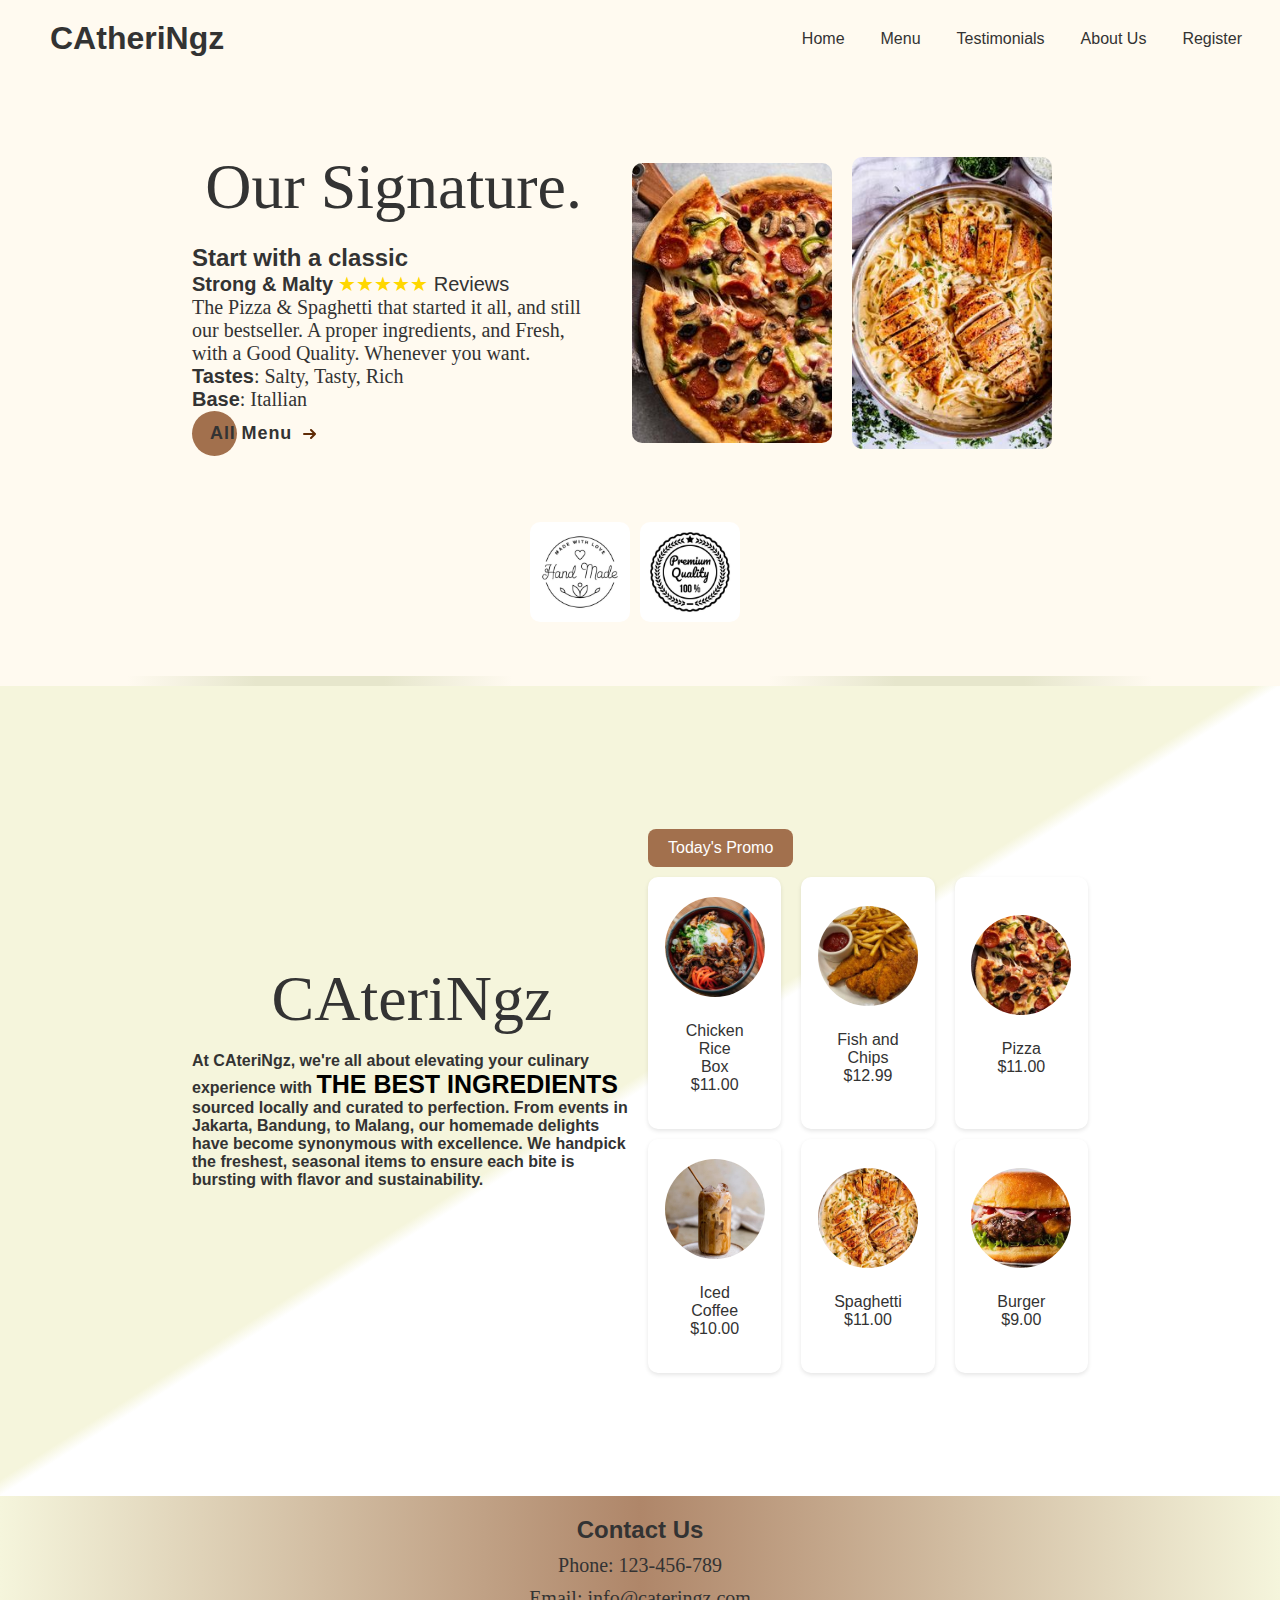
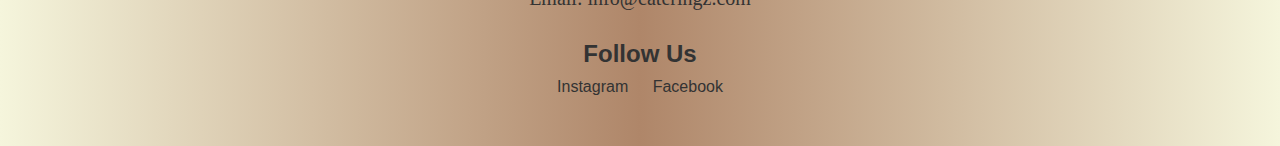
<file: index.html>
<!DOCTYPE html>
<html lang="en">
<head>
    <meta charset="UTF-8">
    <meta name="viewport" content="width=device-width, initial-scale=1.0">
    <title>CAteriNgz - Home</title>
    <link rel="stylesheet" href="style.css">
</head>
<body>
    
    <header>
        <a href="index.html" class="logo">
            CAtheriNgz
        </a>
        <div class="bx bx-menu" id="menu-icon"></div>

        <ul class="navbar">
            <li><a href="index.html">Home</a></li>
            <li><a href="menu.html">Menu</a></li>
            <li><a href="testimoni.html">Testimonials</a></li>
            <li><a href="about-us.html">About Us</a></li>
            <li><a href="Register.html">Register</a></li>
        </ul>
        
    </header>
    <!-- New Product Section -->
    <section class="product" id="product">
        <div class="product-container">
            <div class="product-text">
                <h1>Our Signature.</h1>
                <h2>Start with a classic</h2>
                <p><strong>Strong & Malty</strong> <span class="rating">★★★★★ </span><span>Reviews</span></p>
                <p>The Pizza & Spaghetti that started it all, and still our bestseller. A proper ingredients, and Fresh, with a Good Quality. Whenever you want.</p>
                <p><strong>Tastes</strong>: Salty, Tasty, Rich</p>
                <p><strong>Base</strong>: Itallian</p>
                <a href="menu.html" class="cta">
                    <span>All Menu</span>
                    <svg width="15" height="10" viewBox="0 0 13 10">
                        <path d="M1,5 L11,5"></path>
                        <polyline points="8 1 12 5 8 9"></polyline>
                    </svg>
                </a>
            </div>

            <div class="product-img">
                <div class="flip-card">
                    <div class="flip-card-inner">
                        <div class="flip-card-front">
                            <img src="pizza.jpg" alt="Pizza">
                        </div>
                        <div class="flip-card-back">
                            <h2>Pizza</h2>
                            <p>Baked Perfectly</p>
                        </div>
                    </div>
                </div>
                <div class="flip-card">
                    <div class="flip-card-inner">
                        <div class="flip-card-front">
                            <img src="spageti.jpg" alt="Spaghetti">
                        </div>
                        <div class="flip-card-back">
                            <h2>Spaghetti</h2>
                            <p>Creamy & Delicious</p>
                        </div>
                    </div>
                </div>
            </div>
            
            
            <!-- New Image Added Here -->
            <div class="additional-images">
                <div class="additional-image">
                    <img src="handmade.jpg" alt="New Product Image 1">
                </div>
                <div class="additional-image">
                    <img src="premium.jpg" alt="New Product Image 2">
                </div>
            </div>
    </section>
    
    <hr class="section-divider">
    <!-------HOME-------->
    <section class="home skew-cc" id="home">
        <div class="home-text">
            <h1>CAteriNgz</h1>
            <h2>At CAteriNgz, we're all about elevating your culinary experience with <span class="best-in">THE BEST INGREDIENTS</span> sourced locally and curated to perfection. From events in Jakarta, Bandung, to Malang, our homemade delights have become synonymous with excellence. We handpick the freshest, seasonal items to ensure each bite is bursting with flavor and sustainability.</h2>
        </div>
    
        <div class="home-img">
            <a href="#" class="btn promo-heading" id="promo-btn">Today's Promo</a>
            <div class="food-container">
                <ul class="food-list">
                    <li>
                        <img src="LUNCHBOX.jpg" alt="Chicken Rice Box">
                        <div class="food-details">
                            <span>Chicken Rice Box</span>
                            <span class="price original-price">$11.00</span>
                            <span class="promo-price">$8.99</span>
                        </div>
                    </li>
                    <li>
                        <img src="fish.jpg" alt="Fish and Chips">
                        <div class="food-details">
                            <span>Fish and Chips</span>
                            <span class="price original-price">$12.99</span>
                            <span class="promo-price">$10.99</span>
                        </div>
                    </li>
                    <li>
                        <img src="pizza.jpg" alt="Pizza">
                        <div class="food-details">
                            <span>Pizza</span>
                            <span class="price original-price">$11.00</span>
                            <span class="promo-price">$6.99</span>
                        </div>
                    </li>
                </ul>
                <ul class="food-list">
                    <li>
                        <img src="coofe.jpg" alt="Signature Coffee">
                        <div class="food-details">
                            <span>Iced Coffee</span>
                            <span class="price original-price">$10.00</span>
                            <span class="promo-price">$7.5</span>
                        </div>
                    </li>
                    <li>
                        <img src="spageti.jpg" alt="Spaghetti">
                        <div class="food-details">
                            <span>Spaghetti</span>
                            <span class="price original-price">$11.00</span>
                            <span class="promo-price">$7.99</span>
                        </div>
                    </li>
                    <li>
                        <img src="burger.jpeg" alt="Burger">
                        <div class="food-details">
                            <span>Burger</span>
                            <span class="price original-price">$9.00</span>
                            <span class="promo-price">$5.99</span>
                        </div>
                    </li>
                </ul>
            </div>
        </div>
    </section>

    <footer>
        <div class="contact">
            <h3>Contact Us</h3>
            <p>Phone: 123-456-789</p>
            <p>Email: info@cateringz.com</p>
        </div>
        <div class="social-media">
            <h3>Follow Us</h3>
            <ul>
                <li><a href="https://www.instagram.com/cateringz">Instagram</a></li>
                <li><a href="https://www.facebook.com/cateringz">Facebook</a></li>
            </ul>
        </div>
    </footer>

    <script src="java.js"></script>
</body>
</html>
</file>
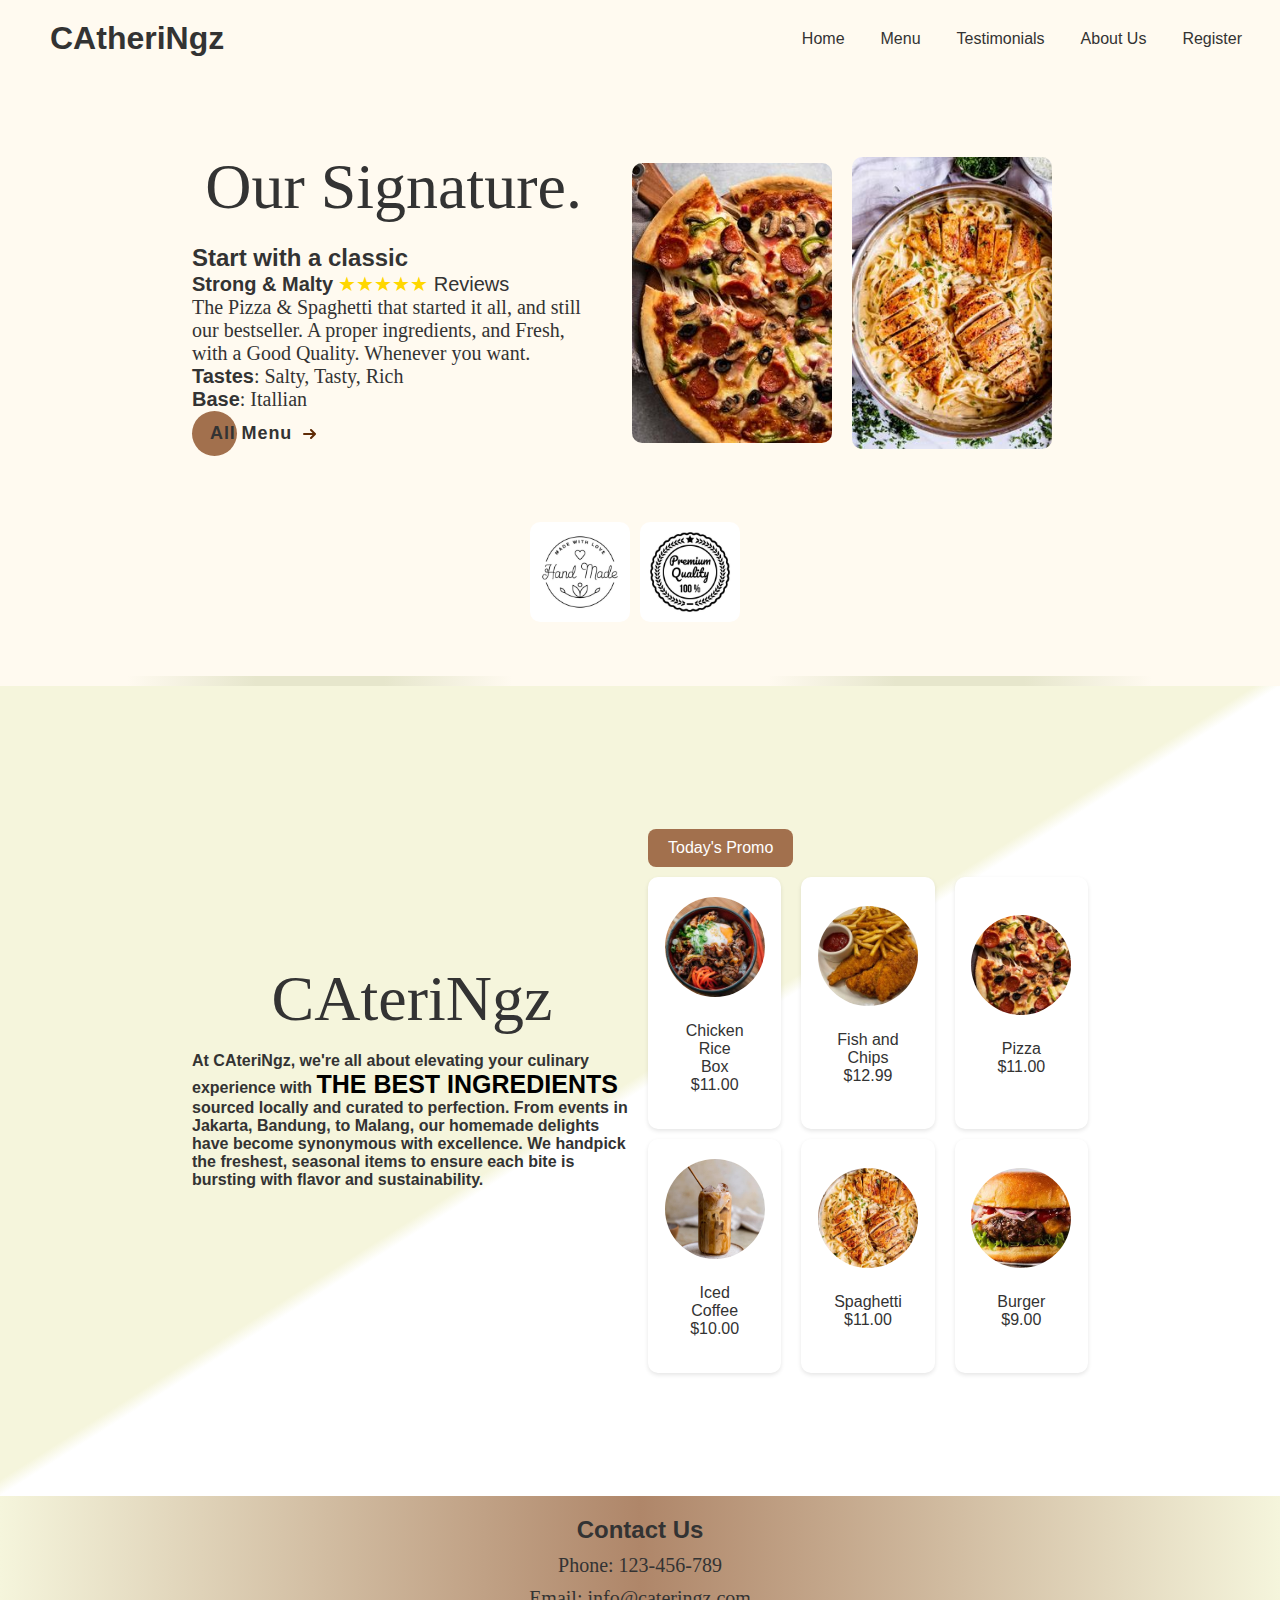
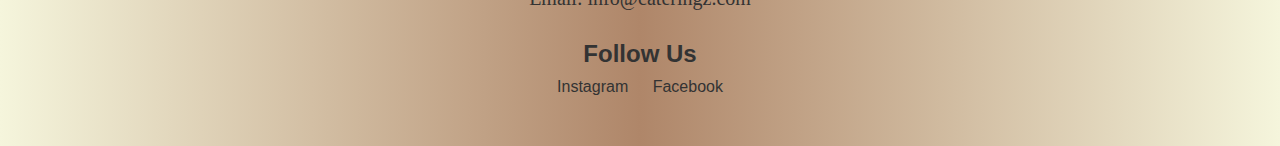
<file: main/index.html>
<!DOCTYPE html>
<html lang="en">
<head>
    <meta charset="UTF-8">
    <meta name="viewport" content="width=device-width, initial-scale=1.0">
    <title>CAteriNgz - Home</title>
    <link rel="stylesheet" href="style.css">
</head>
<body>
    
    <header>
        <a href="index.html" class="logo">
            CAtheriNgz
        </a>
        <div class="bx bx-menu" id="menu-icon"></div>

        <ul class="navbar">
            <li><a href="index.html">Home</a></li>
            <li><a href="menu.html">Menu</a></li>
            <li><a href="testimoni.html">Testimonials</a></li>
            <li><a href="about-us.html">About Us</a></li>
            <li><a href="Register.html">Register</a></li>
        </ul>
        
    </header>
    <!-- New Product Section -->
    <section class="product" id="product">
        <div class="product-container">
            <div class="product-text">
                <h1>Our Signature.</h1>
                <h2>Start with a classic</h2>
                <p><strong>Strong & Malty</strong> <span class="rating">★★★★★ </span><span>Reviews</span></p>
                <p>The Pizza & Spaghetti that started it all, and still our bestseller. A proper ingredients, and Fresh, with a Good Quality. Whenever you want.</p>
                <p><strong>Tastes</strong>: Salty, Tasty, Rich</p>
                <p><strong>Base</strong>: Itallian</p>
                <a href="menu.html" class="cta">
                    <span>All Menu</span>
                    <svg width="15" height="10" viewBox="0 0 13 10">
                        <path d="M1,5 L11,5"></path>
                        <polyline points="8 1 12 5 8 9"></polyline>
                    </svg>
                </a>
            </div>

            <div class="product-img">
                <div class="flip-card">
                    <div class="flip-card-inner">
                        <div class="flip-card-front">
                            <img src="image/pizza.jpg" alt="Pizza">
                        </div>
                        <div class="flip-card-back">
                            <h2>Pizza</h2>
                            <p>Baked Perfectly</p>
                        </div>
                    </div>
                </div>
                <div class="flip-card">
                    <div class="flip-card-inner">
                        <div class="flip-card-front">
                            <img src="image/spageti.jpg" alt="Spaghetti">
                        </div>
                        <div class="flip-card-back">
                            <h2>Spaghetti</h2>
                            <p>Creamy & Delicious</p>
                        </div>
                    </div>
                </div>
            </div>
            
            
            <!-- New Image Added Here -->
            <div class="additional-images">
                <div class="additional-image">
                    <img src="image/handmade.jpg" alt="New Product Image 1">
                </div>
                <div class="additional-image">
                    <img src="image/premium.jpg" alt="New Product Image 2">
                </div>
            </div>
    </section>
    
    <hr class="section-divider">
    <!-------HOME-------->
    <section class="home skew-cc" id="home">
        <div class="home-text">
            <h1>CAteriNgz</h1>
            <h2>At CAteriNgz, we're all about elevating your culinary experience with <span class="best-in">THE BEST INGREDIENTS</span> sourced locally and curated to perfection. From events in Jakarta, Bandung, to Malang, our homemade delights have become synonymous with excellence. We handpick the freshest, seasonal items to ensure each bite is bursting with flavor and sustainability.</h2>
        </div>
    
        <div class="home-img">
            <a href="#" class="btn promo-heading" id="promo-btn">Today's Promo</a>
            <div class="food-container">
                <ul class="food-list">
                    <li>
                        <img src="image/LUNCHBOX.jpg" alt="Chicken Rice Box">
                        <div class="food-details">
                            <span>Chicken Rice Box</span>
                            <span class="price original-price">$11.00</span>
                            <span class="promo-price">$8.99</span>
                        </div>
                    </li>
                    <li>
                        <img src="image/fish.jpg" alt="Fish and Chips">
                        <div class="food-details">
                            <span>Fish and Chips</span>
                            <span class="price original-price">$12.99</span>
                            <span class="promo-price">$10.99</span>
                        </div>
                    </li>
                    <li>
                        <img src="image/pizza.jpg" alt="Pizza">
                        <div class="food-details">
                            <span>Pizza</span>
                            <span class="price original-price">$11.00</span>
                            <span class="promo-price">$6.99</span>
                        </div>
                    </li>
                </ul>
                <ul class="food-list">
                    <li>
                        <img src="image/coofe.jpg" alt="Signature Coffee">
                        <div class="food-details">
                            <span>Iced Coffee</span>
                            <span class="price original-price">$10.00</span>
                            <span class="promo-price">$7.5</span>
                        </div>
                    </li>
                    <li>
                        <img src="image/spageti.jpg" alt="Spaghetti">
                        <div class="food-details">
                            <span>Spaghetti</span>
                            <span class="price original-price">$11.00</span>
                            <span class="promo-price">$7.99</span>
                        </div>
                    </li>
                    <li>
                        <img src="image/burger.jpeg" alt="Burger">
                        <div class="food-details">
                            <span>Burger</span>
                            <span class="price original-price">$9.00</span>
                            <span class="promo-price">$5.99</span>
                        </div>
                    </li>
                </ul>
            </div>
        </div>
    </section>

    <footer>
        <div class="contact">
            <h3>Contact Us</h3>
            <p>Phone: 123-456-789</p>
            <p>Email: info@cateringz.com</p>
        </div>
        <div class="social-media">
            <h3>Follow Us</h3>
            <ul>
                <li><a href="https://www.instagram.com/cateringz">Instagram</a></li>
                <li><a href="https://www.facebook.com/cateringz">Facebook</a></li>
            </ul>
        </div>
    </footer>

    <script src="java.js"></script>
</body>
</html>
</file>
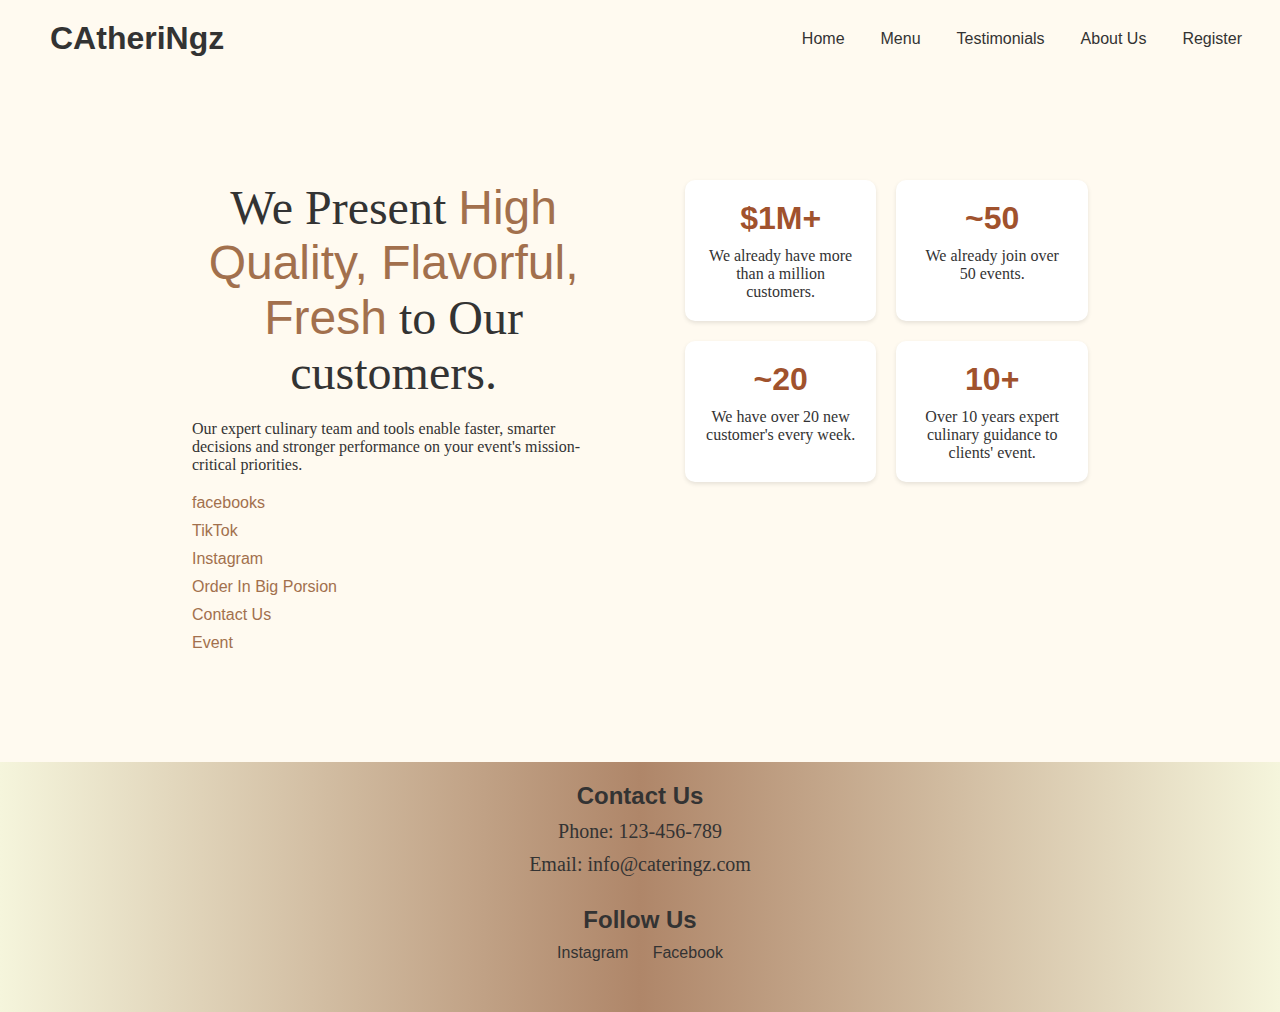
<file: about-us.html>
<!DOCTYPE html>
<html lang="en">
<head>
    <meta charset="UTF-8">
    <meta name="viewport" content="width=device-width, initial-scale=1.0">
    <title>CAteriNgz - About Us</title>
    <link rel="stylesheet" href="style.css">
</head>
<body>
    
    <header>
        <a href="index.html" class="logo">
            CAtheriNgz
        </a>
        <div class="bx bx-menu" id="menu-icon"></div>

        <ul class="navbar">
            <li><a href="index.html">Home</a></li>
            <li><a href="menu.html">Menu</a></li>
            <li><a href="testimoni.html">Testimonials</a></li>
            <li><a href="about-us.html">About Us</a></li>
            <li><a href="Register.html">Register</a></li>
        </ul>
        
    </header>

    <!-------About Us-------->
    <section class="about-us" id="about-us">
        <div class="about-container">
            <div class="about-text">
                <h1>We Present <span class="highlight">High Quality, Flavorful, Fresh</span> to Our customers.</h1>
                <p>Our expert culinary team and tools enable faster, smarter decisions and stronger performance on your event's mission-critical priorities.</p>
                <ul class="about-links">
                    <li><a href="investor-relations.html">facebooks</a></li>
                    <li><a href="corporate-fact-sheet.html">TikTok</a></li>
                    <li><a href="corporate-responsibility.html">Instagram</a></li>
                    <li><a href="leadership.html">Order In Big Porsion</a></li>
                    <li><a href="newsroom.html">Contact Us</a></li>
                    <li><a href="worldwide-offices.html">Event</a></li>
                </ul>
            </div>
            
            <div class="about-stats">
                <div class="stat">
                    <h2>$1M+</h2>
                    <p>We already have more than a million customers.</p>
                </div>
                <div class="stat">
                    <h2>~50</h2>
                    <p>We already join over 50 events.</p>
                </div>
                <div class="stat">
                    <h2>~20</h2>
                    <p>We have over 20 new customer's every week.</p>
                </div>
                <div class="stat">
                    <h2>10+</h2>
                    <p>Over 10 years expert culinary guidance to clients' event.</p>
                </div>
            </div>
        </div>
    </section>

    <footer>
        <div class="contact">
            <h3>Contact Us</h3>
            <p>Phone: 123-456-789</p>
            <p>Email: info@cateringz.com</p>
        </div>
        <div class="social-media">
            <h3>Follow Us</h3>
            <ul>
                <li><a href="https://www.instagram.com/cateringz">Instagram</a></li>
                <li><a href="https://www.facebook.com/cateringz">Facebook</a></li>
            </ul>
        </div>
    </footer>

    <script src="java.js"></script>
</body>
</html>
</file>
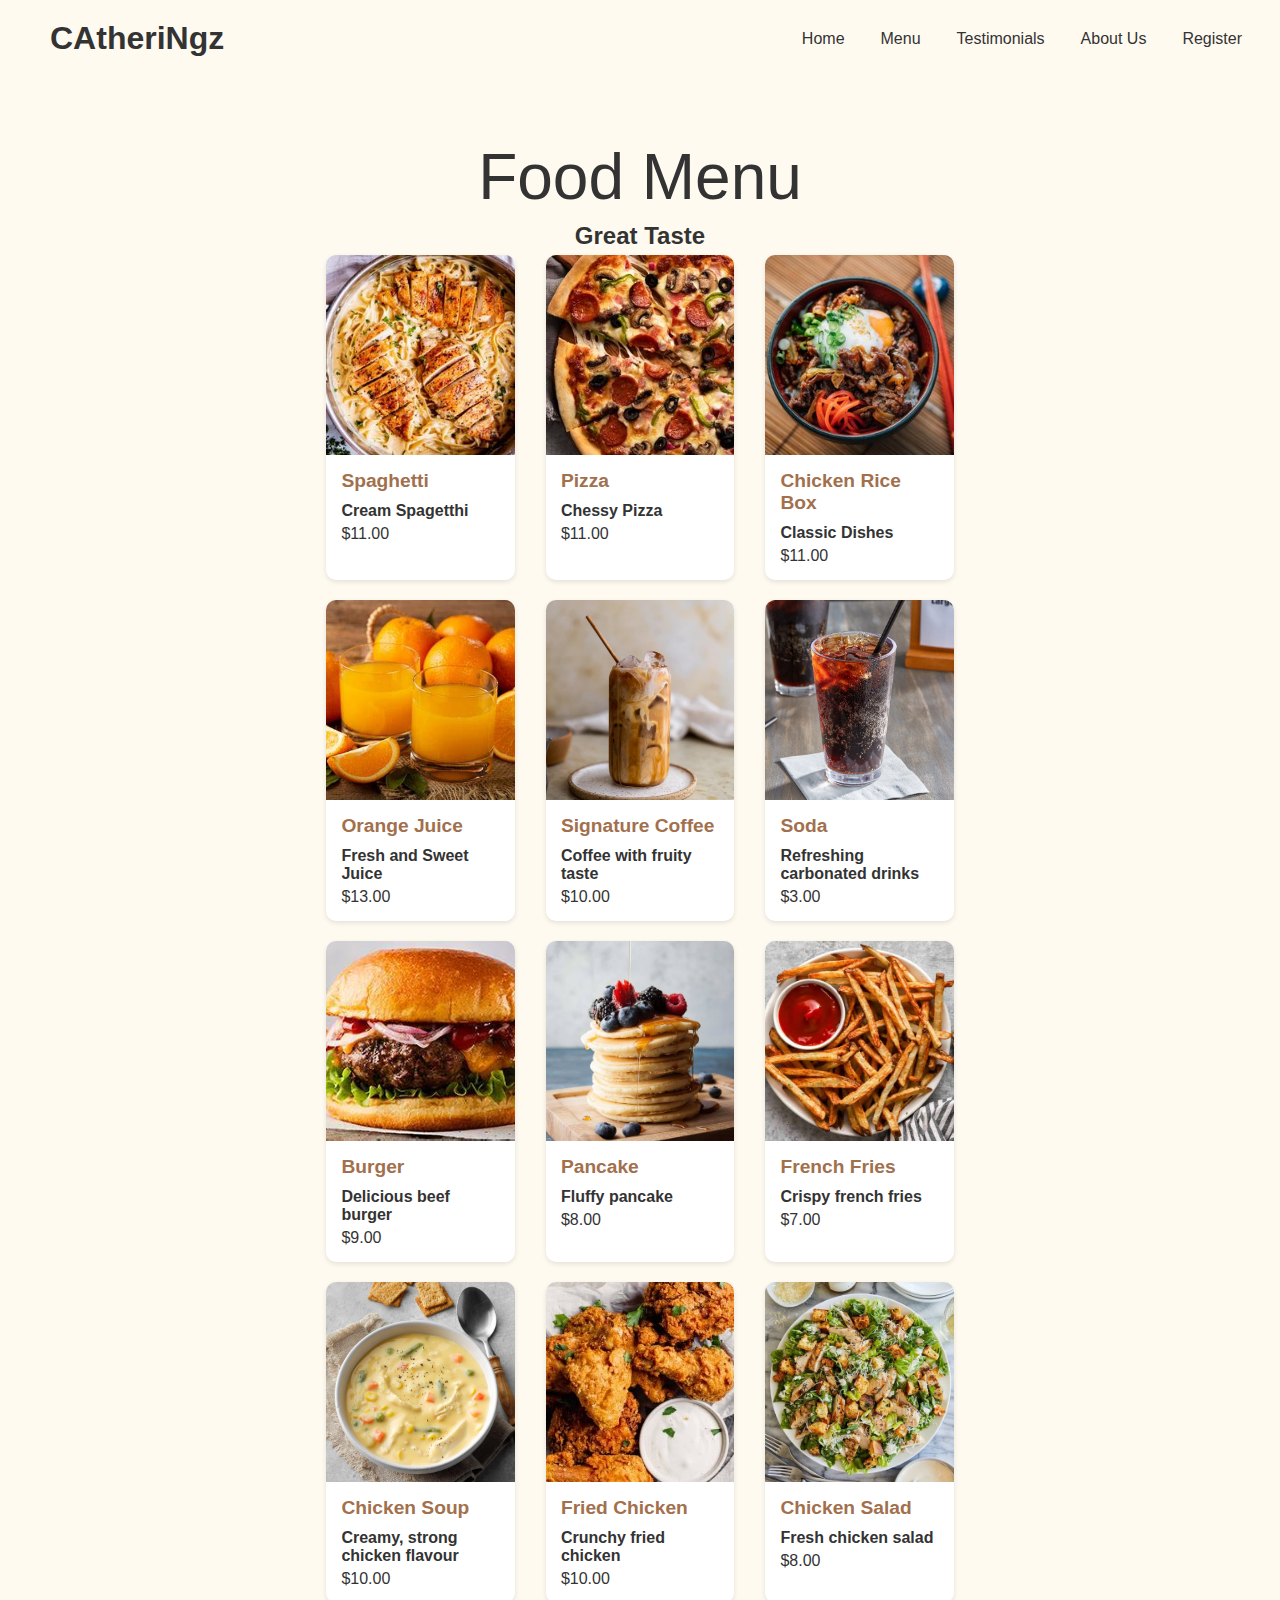
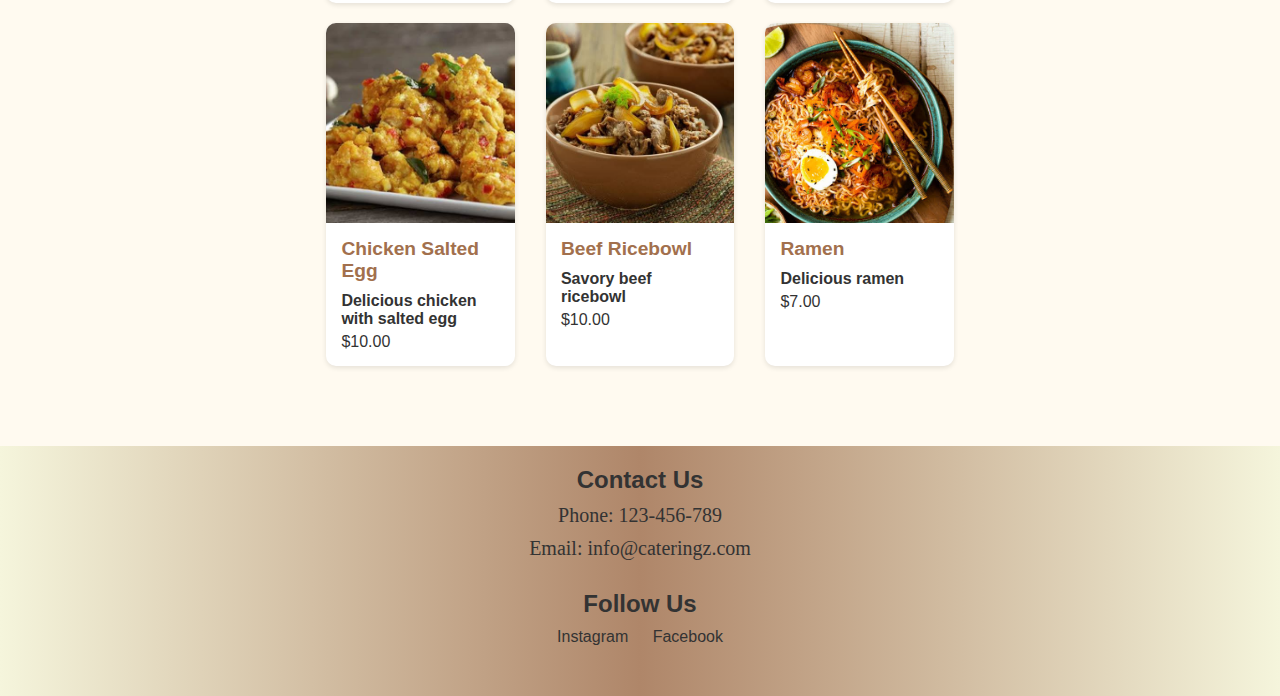
<file: menu.html>
<!DOCTYPE html>
<html lang="en">
<head>
    <meta charset="UTF-8">
    <meta name="viewport" content="width=device-width, initial-scale=1.0">
    <title>CAteriNgz - Menu</title>
    <link rel="stylesheet" href="style.css">
</head>
<body>
    
    <header>
        <a href="index.html" class="logo">
            CAtheriNgz
        </a>
        <div class="bx bx-menu" id="menu-icon"></div>

        <ul class="navbar">
            <li><a href="index.html">Home</a></li>
            <li><a href="menu.html">Menu</a></li>
            <li><a href="testimoni.html">Testimonials</a></li>
            <li><a href="about-us.html">About Us</a></li>
            <li><a href="Register.html">Register</a></li>
        </ul>
        
    </header>
    
    <section class="menu" id="menu">
        <div class="heading">
            <span>Food Menu</span>
            <h2>Great Taste</h2>
        </div>

        <div class="menu-container">
            <div class="box">
                <div class="box-img">
                    <img src="spageti.jpg" alt="Spaghetti">
                </div>
                <div class="food-details">
                    <h2>Spaghetti</h2>
                    <h3>Cream Spagetthi</h3>
                    <span class="price">$11.00</span>
                </div>
            </div>
            <div class="box">
                <div class="box-img">
                    <img src="pizza.jpg" alt="Pizza">
                </div>
                <div class="food-details">
                    <h2>Pizza</h2>
                    <h3>Chessy Pizza</h3>
                    <span class="price">$11.00</span>
                </div>
            </div>
            <div class="box">
                <div class="box-img">
                    <img src="LUNCHBOX.jpg" alt="Chicken Rice Box">
                </div>
                <div class="food-details">
                    <h2>Chicken Rice Box</h2>
                    <h3>Classic Dishes</h3>
                    <span class="price">$11.00</span>
                </div>
            </div>
            <div class="box">
                <div class="box-img">
                    <img src="orgjuice.jpeg" alt="Sushi">
                </div>
                <div class="food-details">
                    <h2>Orange Juice</h2>
                    <h3>Fresh and Sweet Juice</h3>
                    <span class="price">$13.00</span>
                </div>
            </div>
            <div class="box">
                <div class="box-img">
                    <img src="coofe.jpg" alt="Steak">
                </div>
                <div class="food-details">
                    <h2>Signature Coffee</h2>
                    <h3>Coffee with fruity taste</h3>
                    <span class="price">$10.00</span>
                </div>
            </div>
            <div class="box">
                <div class="box-img">
                    <img src="soda.jpg" alt="Soda">
                </div>
                <div class="food-details">
                    <h2>Soda</h2>
                    <h3>Refreshing carbonated drinks</h3>
                    <span class="price">$3.00</span>
                </div>
            </div>
            <div class="box">
                <div class="box-img">
                    <img src="burger.jpeg" alt="Burger">
                </div>
                <div class="food-details">
                    <h2>Burger</h2>
                    <h3>Delicious beef burger</h3>
                    <span class="price">$9.00</span>
                </div>
            </div>
            <!-- Additional menu items -->
            <div class="box">
                <div class="box-img">
                    <img src="pancake.jpg" alt="Pancake">
                </div>
                <div class="food-details">
                    <h2>Pancake</h2>
                    <h3>Fluffy pancake</h3>
                    <span class="price">$8.00</span>
                </div>
            </div>
            <div class="box">
                <div class="box-img">
                    <img src="frenchfries.jpg" alt="French Fries">
                </div>
                <div class="food-details">
                    <h2>French Fries</h2>
                    <h3>Crispy french fries</h3>
                    <span class="price">$7.00</span>
                </div>
            </div>
            <div class="box">
                <div class="box-img">
                    <img src="soup.jpg" alt="Fried Chicken">
                </div>
                <div class="food-details">
                    <h2>Chicken Soup</h2>
                    <h3>Creamy, strong chicken flavour</h3>
                    <span class="price">$10.00</span>
                </div>
            </div>
            <div class="box">
                <div class="box-img">
                    <img src="friedchick.jpg" alt="Fried Chicken">
                </div>
                <div class="food-details">
                    <h2>Fried Chicken</h2>
                    <h3>Crunchy fried chicken</h3>
                    <span class="price">$10.00</span>
                </div>
            </div>
            <div class="box">
                <div class="box-img">
                    <img src="chicksalad.jpg" alt="Chicken Salad">
                </div>
                <div class="food-details">
                    <h2>Chicken Salad</h2>
                    <h3>Fresh chicken salad</h3>
                    <span class="price">$8.00</span>
                </div>
            </div>
            <div class="box">
                <div class="box-img">
                    <img src="chicksaltedegg.jpg" alt="Chicken Salted Egg">
                </div>
                <div class="food-details">
                    <h2>Chicken Salted Egg</h2>
                    <h3>Delicious chicken with salted egg</h3>
                    <span class="price">$10.00</span>
                </div>
            </div>
            <div class="box">
                <div class="box-img">
                    <img src="beefbowl.jpg" alt="Beef Ricebowl">
                </div>
                <div class="food-details">
                    <h2>Beef Ricebowl</h2>
                    <h3>Savory beef ricebowl</h3>
                    <span class="price">$10.00</span>
                </div>
            </div>
            <div class="box">
                <div class="box-img">
                    <img src="ramen.jpg" alt="Ramen">
                </div>
                <div class="food-details">
                    <h2>Ramen</h2>
                    <h3>Delicious ramen</h3>
                    <span class="price">$7.00</span>
                </div>
            </div>
        </div>
    </section>

    <footer>
        <div class="contact">
            <h3>Contact Us</h3>
            <p>Phone: 123-456-789</p>
            <p>Email: info@cateringz.com</p>
        </div>
        <div class="social-media">
            <h3>Follow Us</h3>
            <ul>
                <li><a href="https://www.instagram.com/cateringz">Instagram</a></li>
                <li><a href="https://www.facebook.com/cateringz">Facebook</a></li>
            </ul>
        </div>
    </footer>
</body>
</html>
</file>
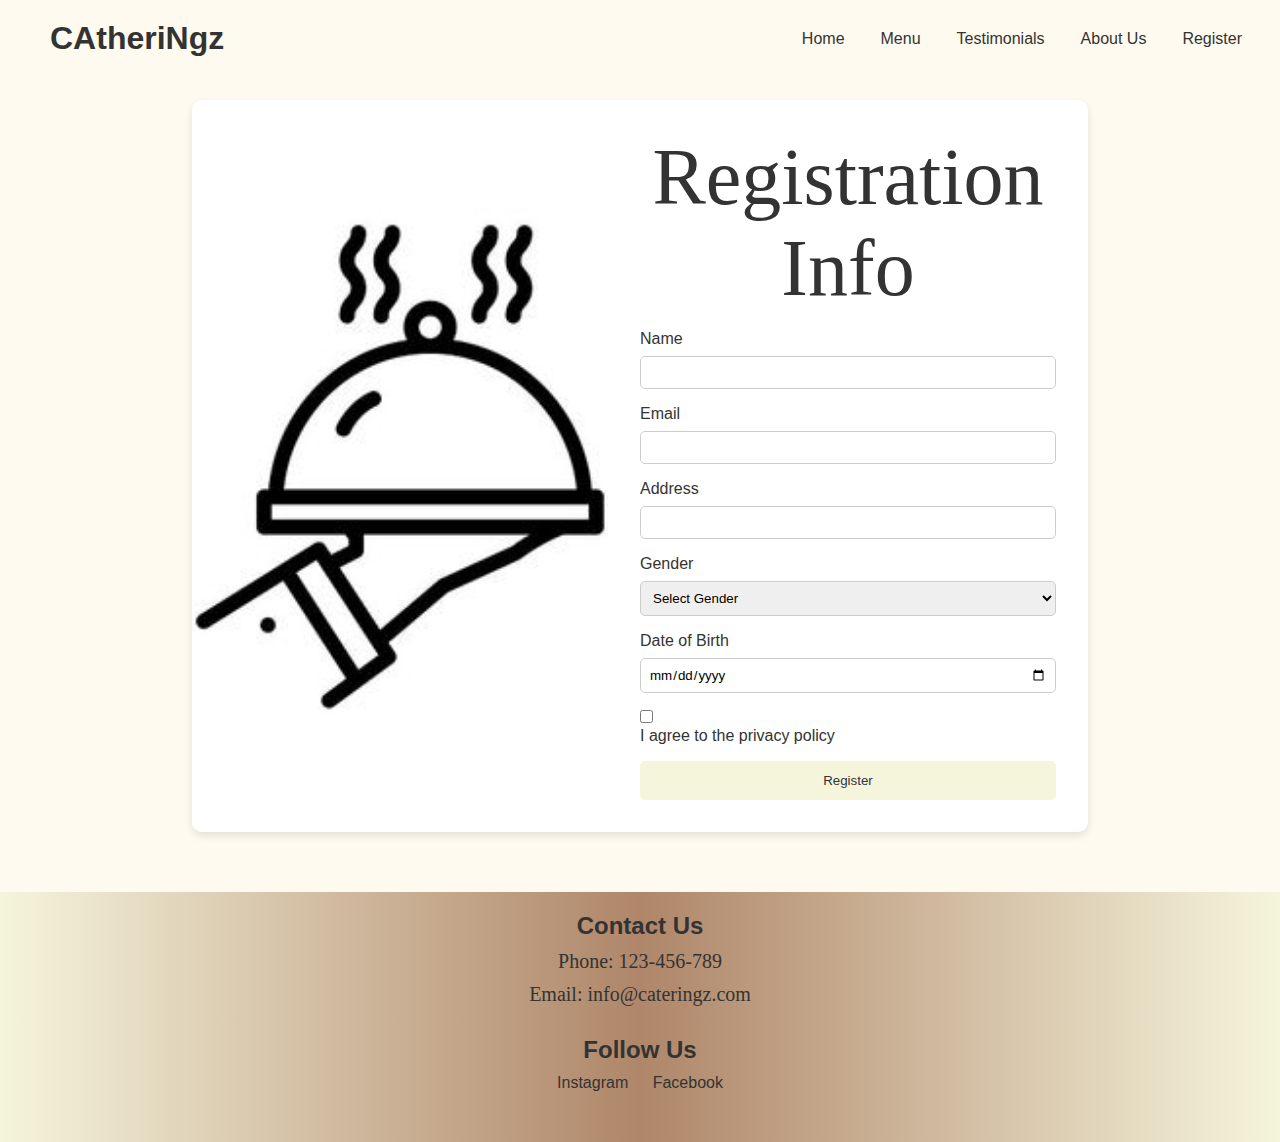
<file: Register.html>
<!DOCTYPE html>
<html lang="en">
<head>
    <meta charset="UTF-8">
    <meta name="viewport" content="width=device-width, initial-scale=1.0">
    <title>Register - CAteriNgz</title>
    <link rel="stylesheet" href="style.css">
</head>
<body>
    <header>
        <a href="index.html" class="logo">CAtheriNgz</a>
        <div class="bx bx-menu" id="menu-icon"></div>
        <ul class="navbar">
            <li><a href="index.html">Home</a></li>
            <li><a href="menu.html">Menu</a></li>
            <li><a href="testimoni.html">Testimonials</a></li>
            <li><a href="about-us.html">About Us</a></li>
            <li><a href="register.html">Register</a></li>
        </ul>
    </header>

    <section class="register" id="register">
        <div class="form-wrapper">
            <div class="form-image">
                <img src="logo.jpg" alt="Form Image">
            </div>
            <div class="form-container">
                <h1>Registration Info</h1>
                <form id="register-form" onsubmit="return validateForm()">
                    <div class="form-group">
                        <label for="name">Name</label>
                        <input type="text" id="name" name="name" required>
                    </div>
                    <div class="form-group">
                        <label for="email">Email</label>
                        <input type="email" id="email" name="email" required>
                    </div>
                    <div class="form-group">
                        <label for="address">Address</label>
                        <input type="text" id="address" name="address" required>
                    </div>
                    <div class="form-group">
                        <label for="gender">Gender</label>
                        <select id="gender" name="gender" required>
                            <option value="">Select Gender</option>
                            <option value="male">Male</option>
                            <option value="female">Female</option>
                            <option value="other">Other</option>
                        </select>
                    </div>
                    <div class="form-group">
                        <label for="birthdate">Date of Birth</label>
                        <input type="date" id="birthdate" name="birthdate" required>
                    </div>
                    <div class="form-group">
                        <input type="checkbox" id="privacy" name="privacy" required>
                        <label for="privacy">I agree to the privacy policy</label>
                    </div>
                    <button type="submit">Register</button>
                </form>
            </div>
        </div>
    </section>

    <footer>
        <div class="contact">
            <h3>Contact Us</h3>
            <p>Phone: 123-456-789</p>
            <p>Email: info@cateringz.com</p>
        </div>
        <div class="social-media">
            <h3>Follow Us</h3>
            <ul>
                <li><a href="https://www.instagram.com/cateringz">Instagram</a></li>
                <li><a href="https://www.facebook.com/cateringz">Facebook</a></li>
            </ul>
        </div>
    </footer>

    <script src="java.js"></script>
</body>
</html>
</file>
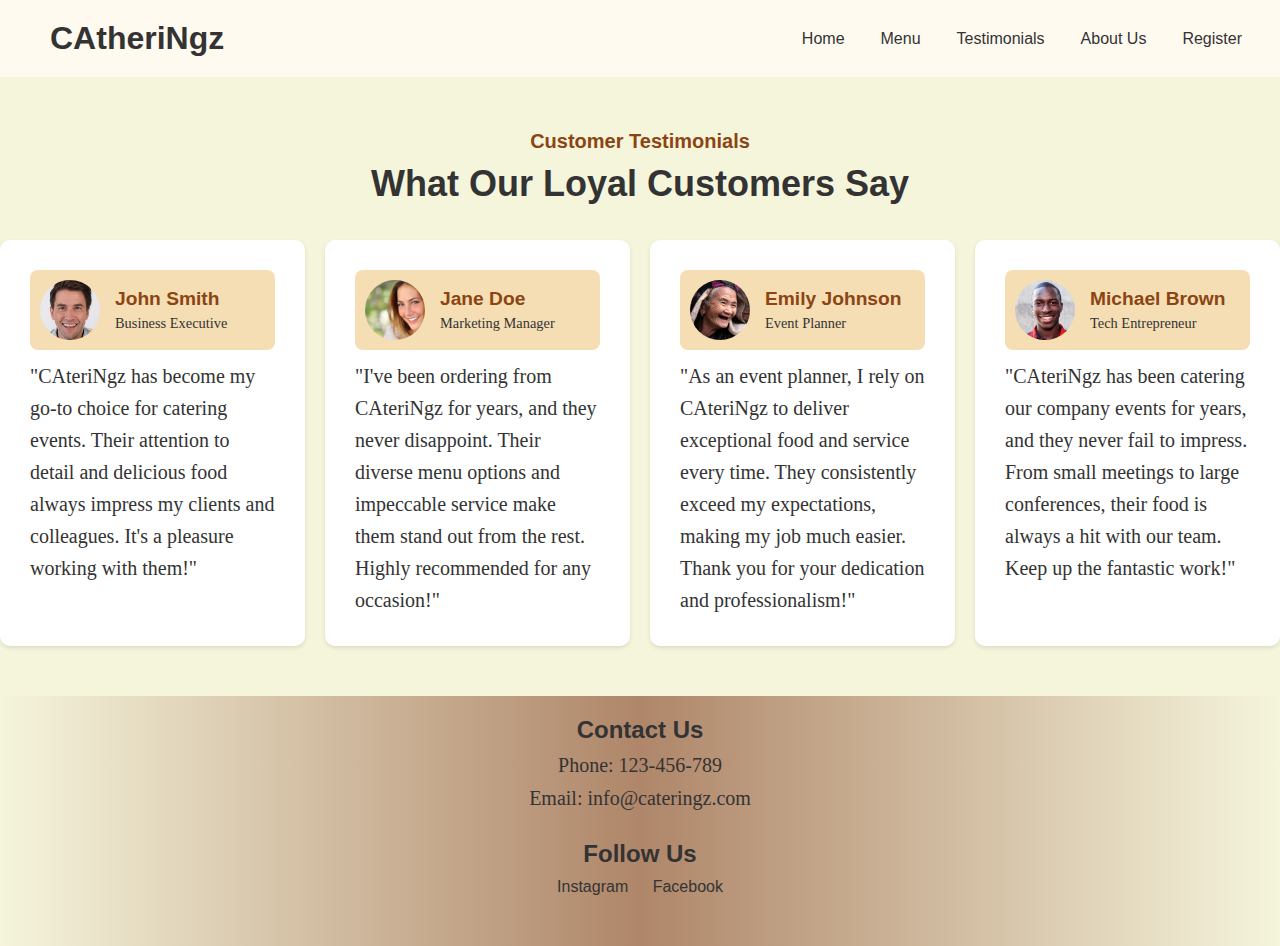
<file: testimoni.html>
<!DOCTYPE html>
<html lang="en">
<head>
    <meta charset="UTF-8">
    <meta name="viewport" content="width=device-width, initial-scale=1.0">
    <title>CAteriNgz - Customer Testimonials</title>
    <link rel="stylesheet" href="style.css">
</head>
<body>
    
    <header>
        <a href="index.html" class="logo">
            CAtheriNgz
        </a>
        <div class="bx bx-menu" id="menu-icon"></div>

        <ul class="navbar">
            <li><a href="index.html">Home</a></li>
            <li><a href="menu.html">Menu</a></li>
            <li><a href="testimonials.html">Testimonials</a></li>
            <li><a href="about-us.html">About Us</a></li>
            <li><a href="Register.html">Register</a></li>
        </ul>
        
    </header>

    <!-------Customer Testimonials-------->
    <section class="testimonials" id="testimonials">
        <div class="heading">
            <span>Customer Testimonials</span>
            <h2>What Our Loyal Customers Say</h2>
        </div>

        <div class="testimonial-container">
            <div class="testimonial">
                <div class="testimonial-info">
                    <img src="john.jpeg" alt="Customer Photo" class="testimonial-img">
                    <div>
                        <h3>John Smith</h3>
                        <p class="job-title">Business Executive</p>
                    </div>
                </div>
                <div class="testimonial-text">
                    <p>"CAteriNgz has become my go-to choice for catering events. Their attention to detail and delicious food always impress my clients and colleagues. It's a pleasure working with them!"</p>
                </div>
            </div>
            <div class="testimonial">
                <div class="testimonial-info">
                    <img src="jabe.jpeg" alt="Customer Photo" class="testimonial-img">
                    <div>
                        <h3>Jane Doe</h3>
                        <p class="job-title">Marketing Manager</p>
                    </div>
                </div>
                <div class="testimonial-text">
                    <p>"I've been ordering from CAteriNgz for years, and they never disappoint. Their diverse menu options and impeccable service make them stand out from the rest. Highly recommended for any occasion!"</p>
                </div>
            </div>
            <div class="testimonial">
                <div class="testimonial-info">
                    <img src="emily.jpg" alt="Customer Photo" class="testimonial-img">
                    <div>
                        <h3>Emily Johnson</h3>
                        <p class="job-title">Event Planner</p>
                    </div>
                </div>
                <div class="testimonial-text">
                    <p>"As an event planner, I rely on CAteriNgz to deliver exceptional food and service every time. They consistently exceed my expectations, making my job much easier. Thank you for your dedication and professionalism!"</p>
                </div>
            </div>
            <div class="testimonial">
                <div class="testimonial-info">
                    <img src="michael.jpg" alt="Customer Photo" class="testimonial-img">
                    <div>
                        <h3>Michael Brown</h3>
                        <p class="job-title">Tech Entrepreneur</p>
                    </div>
                </div>
                <div class="testimonial-text">
                    <p>"CAteriNgz has been catering our company events for years, and they never fail to impress. From small meetings to large conferences, their food is always a hit with our team. Keep up the fantastic work!"</p>
                </div>
            </div>
    </section>
    <footer>
        <div class="contact">
            <h3>Contact Us</h3>
            <p>Phone: 123-456-789</p>
            <p>Email: info@cateringz.com</p>
        </div>
        <div class="social-media">
            <h3>Follow Us</h3>
            <ul>
                <li><a href="https://www.instagram.com/cateringz">Instagram</a></li>
                <li><a href="https://www.facebook.com/cateringz">Facebook</a></li>
            </ul>
        </div>
    </footer>
</body>
</html>
</file>
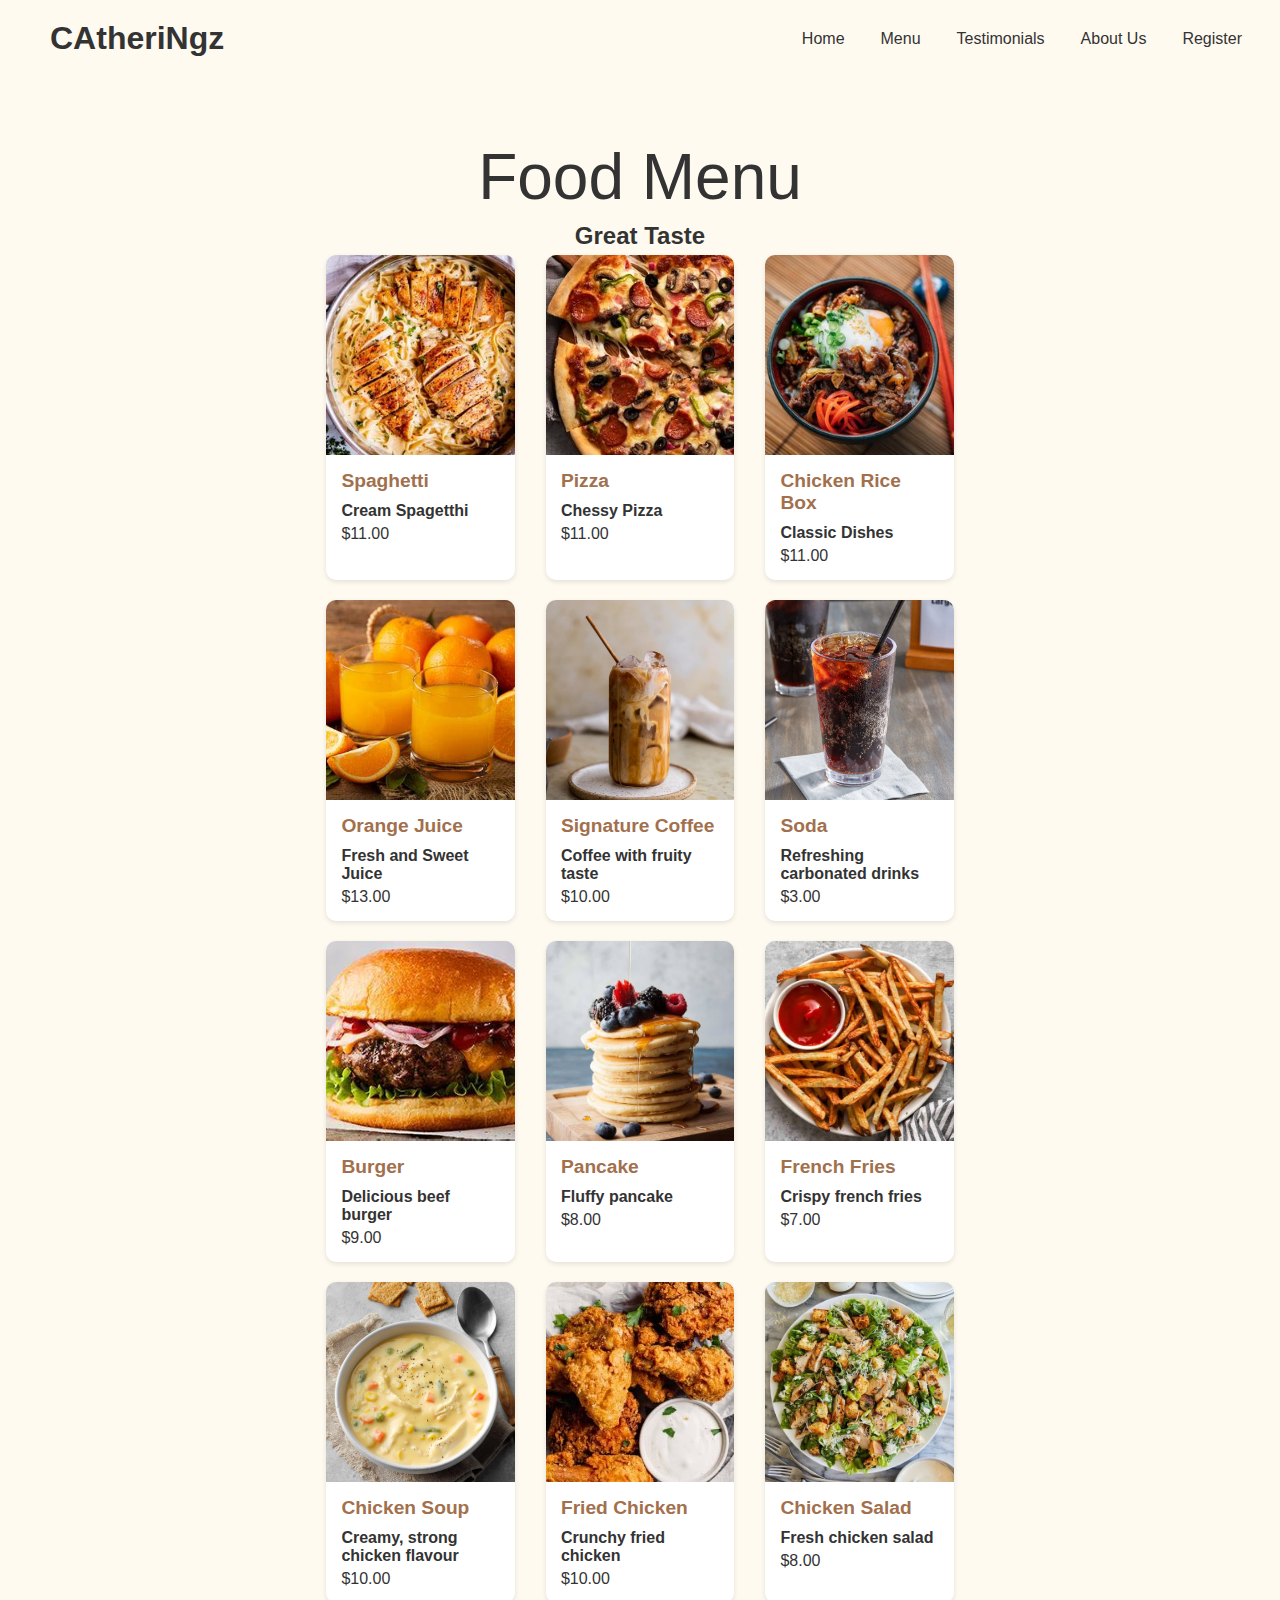
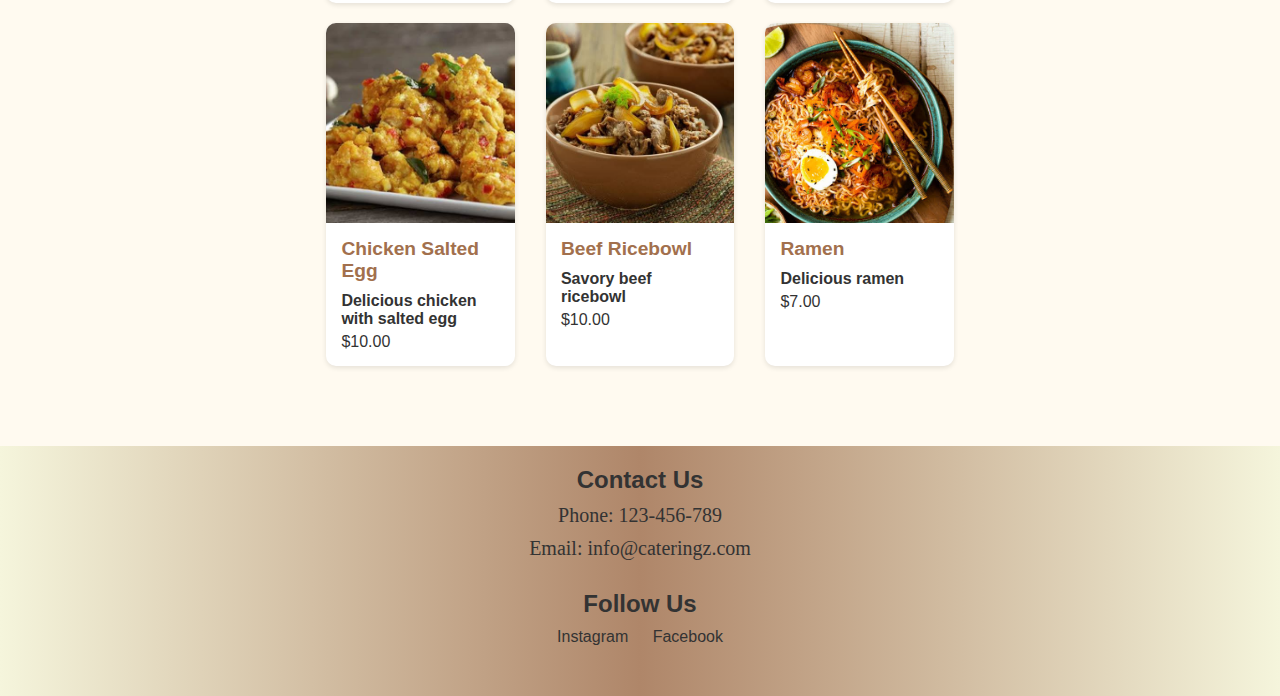
<file: main/menu.html>
<!DOCTYPE html>
<html lang="en">
<head>
    <meta charset="UTF-8">
    <meta name="viewport" content="width=device-width, initial-scale=1.0">
    <title>CAteriNgz - Menu</title>
    <link rel="stylesheet" href="style.css">
</head>
<body>
    
    <header>
        <a href="index.html" class="logo">
            CAtheriNgz
        </a>
        <div class="bx bx-menu" id="menu-icon"></div>

        <ul class="navbar">
            <li><a href="index.html">Home</a></li>
            <li><a href="menu.html">Menu</a></li>
            <li><a href="testimoni.html">Testimonials</a></li>
            <li><a href="about-us.html">About Us</a></li>
            <li><a href="Register.html">Register</a></li>
        </ul>
        
    </header>
    
    <section class="menu" id="menu">
        <div class="heading">
            <span>Food Menu</span>
            <h2>Great Taste</h2>
        </div>

        <div class="menu-container">
            <div class="box">
                <div class="box-img">
                    <img src="image/spageti.jpg" alt="Spaghetti">
                </div>
                <div class="food-details">
                    <h2>Spaghetti</h2>
                    <h3>Cream Spagetthi</h3>
                    <span class="price">$11.00</span>
                </div>
            </div>
            <div class="box">
                <div class="box-img">
                    <img src="image/pizza.jpg" alt="Pizza">
                </div>
                <div class="food-details">
                    <h2>Pizza</h2>
                    <h3>Chessy Pizza</h3>
                    <span class="price">$11.00</span>
                </div>
            </div>
            <div class="box">
                <div class="box-img">
                    <img src="image/LUNCHBOX.jpg" alt="Chicken Rice Box">
                </div>
                <div class="food-details">
                    <h2>Chicken Rice Box</h2>
                    <h3>Classic Dishes</h3>
                    <span class="price">$11.00</span>
                </div>
            </div>
            <div class="box">
                <div class="box-img">
                    <img src="image/orgjuice.jpeg" alt="Sushi">
                </div>
                <div class="food-details">
                    <h2>Orange Juice</h2>
                    <h3>Fresh and Sweet Juice</h3>
                    <span class="price">$13.00</span>
                </div>
            </div>
            <div class="box">
                <div class="box-img">
                    <img src="image/coofe.jpg" alt="Steak">
                </div>
                <div class="food-details">
                    <h2>Signature Coffee</h2>
                    <h3>Coffee with fruity taste</h3>
                    <span class="price">$10.00</span>
                </div>
            </div>
            <div class="box">
                <div class="box-img">
                    <img src="image/soda.jpg" alt="Soda">
                </div>
                <div class="food-details">
                    <h2>Soda</h2>
                    <h3>Refreshing carbonated drinks</h3>
                    <span class="price">$3.00</span>
                </div>
            </div>
            <div class="box">
                <div class="box-img">
                    <img src="image/burger.jpeg" alt="Burger">
                </div>
                <div class="food-details">
                    <h2>Burger</h2>
                    <h3>Delicious beef burger</h3>
                    <span class="price">$9.00</span>
                </div>
            </div>
            
            <div class="box">
                <div class="box-img">
                    <img src="image/pancake.jpg" alt="Pancake">
                </div>
                <div class="food-details">
                    <h2>Pancake</h2>
                    <h3>Fluffy pancake</h3>
                    <span class="price">$8.00</span>
                </div>
            </div>
            <div class="box">
                <div class="box-img">
                    <img src="image/frenchfries.jpg" alt="French Fries">
                </div>
                <div class="food-details">
                    <h2>French Fries</h2>
                    <h3>Crispy french fries</h3>
                    <span class="price">$7.00</span>
                </div>
            </div>
            <div class="box">
                <div class="box-img">
                    <img src="image/soup.jpg" alt="Fried Chicken">
                </div>
                <div class="food-details">
                    <h2>Chicken Soup</h2>
                    <h3>Creamy, strong chicken flavour</h3>
                    <span class="price">$10.00</span>
                </div>
            </div>
            <div class="box">
                <div class="box-img">
                    <img src="image/friedchick.jpg" alt="Fried Chicken">
                </div>
                <div class="food-details">
                    <h2>Fried Chicken</h2>
                    <h3>Crunchy fried chicken</h3>
                    <span class="price">$10.00</span>
                </div>
            </div>
            <div class="box">
                <div class="box-img">
                    <img src="image/chicksalad.jpg" alt="Chicken Salad">
                </div>
                <div class="food-details">
                    <h2>Chicken Salad</h2>
                    <h3>Fresh chicken salad</h3>
                    <span class="price">$8.00</span>
                </div>
            </div>
            <div class="box">
                <div class="box-img">
                    <img src="image/chicksaltedegg.jpg" alt="Chicken Salted Egg">
                </div>
                <div class="food-details">
                    <h2>Chicken Salted Egg</h2>
                    <h3>Delicious chicken with salted egg</h3>
                    <span class="price">$10.00</span>
                </div>
            </div>
            <div class="box">
                <div class="box-img">
                    <img src="image/beefbowl.jpg" alt="Beef Ricebowl">
                </div>
                <div class="food-details">
                    <h2>Beef Ricebowl</h2>
                    <h3>Savory beef ricebowl</h3>
                    <span class="price">$10.00</span>
                </div>
            </div>
            <div class="box">
                <div class="box-img">
                    <img src="image/ramen.jpg" alt="Ramen">
                </div>
                <div class="food-details">
                    <h2>Ramen</h2>
                    <h3>Delicious ramen</h3>
                    <span class="price">$7.00</span>
                </div>
            </div>
        </div>
    </section>

    <footer>
        <div class="contact">
            <h3>Contact Us</h3>
            <p>Phone: 123-456-789</p>
            <p>Email: info@cateringz.com</p>
        </div>
        <div class="social-media">
            <h3>Follow Us</h3>
            <ul>
                <li><a href="https://www.instagram.com/cateringz">Instagram</a></li>
                <li><a href="https://www.facebook.com/cateringz">Facebook</a></li>
            </ul>
        </div>
    </footer>
</body>
</html>
</file>
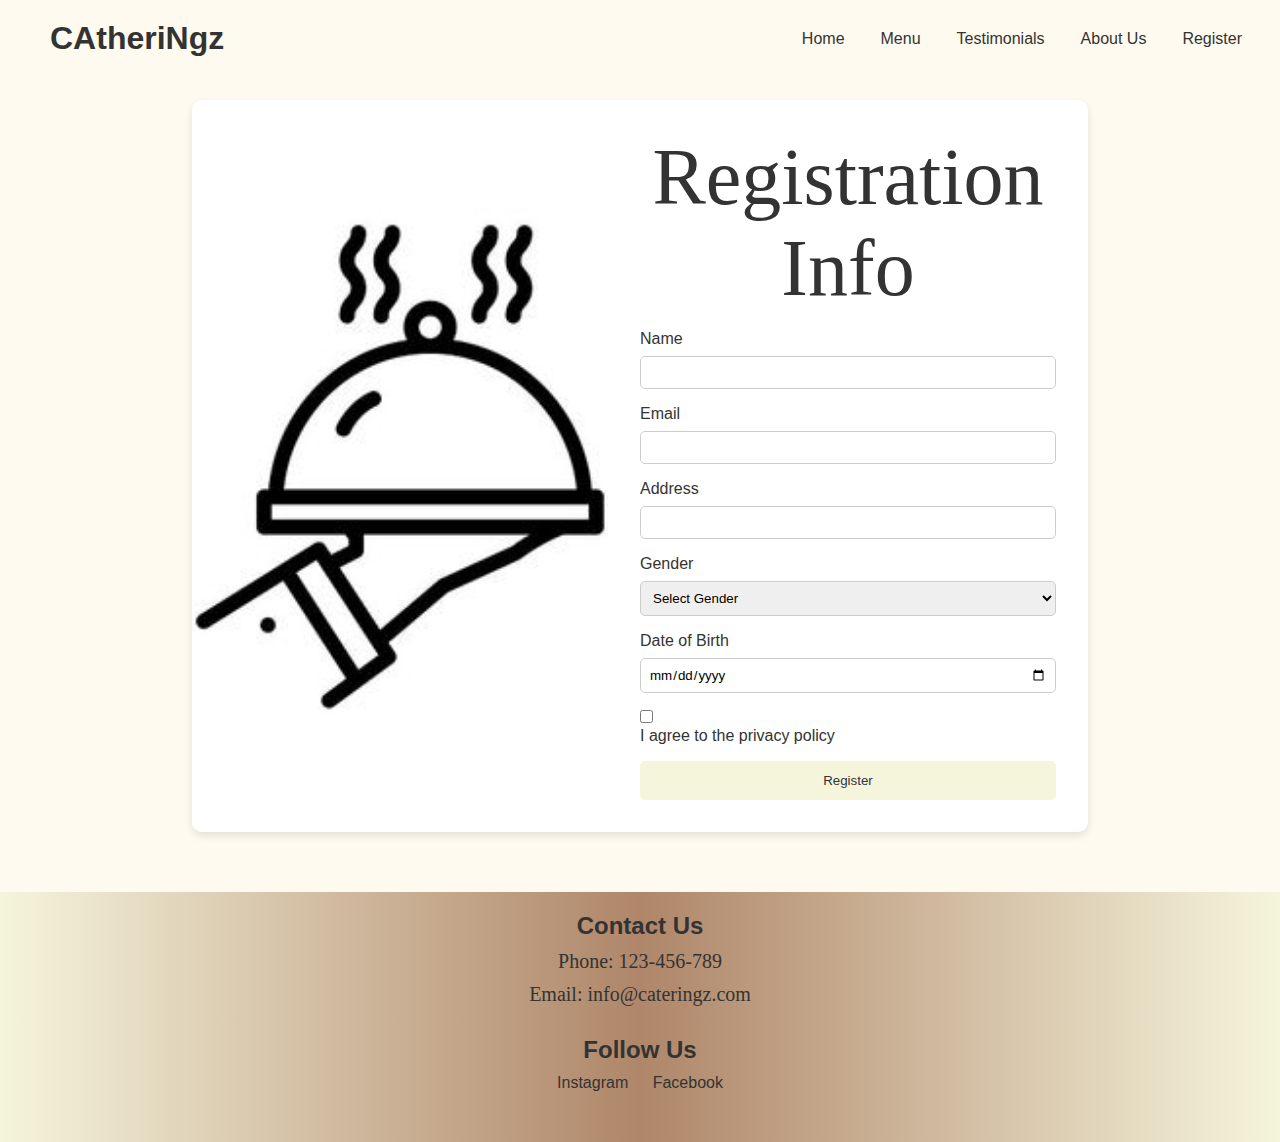
<file: main/Register.html>
<!DOCTYPE html>
<html lang="en">
<head>
    <meta charset="UTF-8">
    <meta name="viewport" content="width=device-width, initial-scale=1.0">
    <title>Register - CAteriNgz</title>
    <link rel="stylesheet" href="style.css">
</head>
<body>
    <header>
        <a href="index.html" class="logo">CAtheriNgz</a>
        <div class="bx bx-menu" id="menu-icon"></div>
        <ul class="navbar">
            <li><a href="index.html">Home</a></li>
            <li><a href="menu.html">Menu</a></li>
            <li><a href="testimoni.html">Testimonials</a></li>
            <li><a href="about-us.html">About Us</a></li>
            <li><a href="register.html">Register</a></li>
        </ul>
    </header>

    <section class="register" id="register">
        <div class="form-wrapper">
            <div class="form-image">
                <img src="image/logo.jpg" alt="Form Image">
            </div>
            <div class="form-container">
                <h1>Registration Info</h1>
                <form id="register-form" onsubmit="return validateForm()">
                    <div class="form-group">
                        <label for="name">Name</label>
                        <input type="text" id="name" name="name" required>
                    </div>
                    <div class="form-group">
                        <label for="email">Email</label>
                        <input type="email" id="email" name="email" required>
                    </div>
                    <div class="form-group">
                        <label for="address">Address</label>
                        <input type="text" id="address" name="address" required>
                    </div>
                    <div class="form-group">
                        <label for="gender">Gender</label>
                        <select id="gender" name="gender" required>
                            <option value="">Select Gender</option>
                            <option value="male">Male</option>
                            <option value="female">Female</option>
                            <option value="other">Other</option>
                        </select>
                    </div>
                    <div class="form-group">
                        <label for="birthdate">Date of Birth</label>
                        <input type="date" id="birthdate" name="birthdate" required>
                    </div>
                    <div class="form-group">
                        <input type="checkbox" id="privacy" name="privacy" required>
                        <label for="privacy">I agree to the privacy policy</label>
                    </div>
                    <button type="submit">Register</button>
                </form>
            </div>
        </div>
    </section>

    <footer>
        <div class="contact">
            <h3>Contact Us</h3>
            <p>Phone: 123-456-789</p>
            <p>Email: info@cateringz.com</p>
        </div>
        <div class="social-media">
            <h3>Follow Us</h3>
            <ul>
                <li><a href="https://www.instagram.com/cateringz">Instagram</a></li>
                <li><a href="https://www.facebook.com/cateringz">Facebook</a></li>
            </ul>
        </div>
    </footer>

    <script src="java.js"></script>
</body>
</html>
</file>
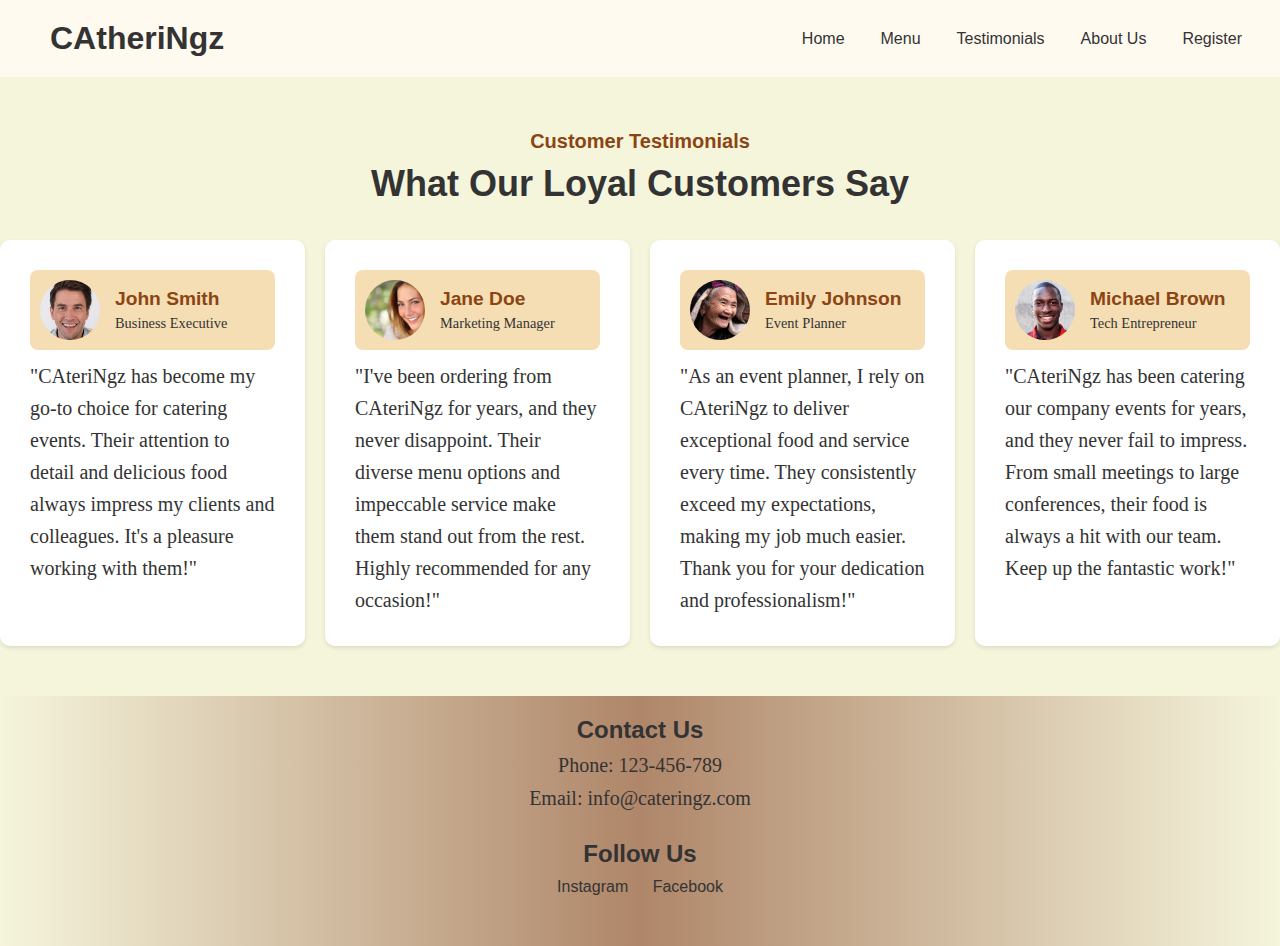
<file: main/testimoni.html>
<!DOCTYPE html>
<html lang="en">
<head>
    <meta charset="UTF-8">
    <meta name="viewport" content="width=device-width, initial-scale=1.0">
    <title>CAteriNgz - Customer Testimonials</title>
    <link rel="stylesheet" href="style.css">
</head>
<body>
    
    <header>
        <a href="index.html" class="logo">
            CAtheriNgz
        </a>
        <div class="bx bx-menu" id="menu-icon"></div>

        <ul class="navbar">
            <li><a href="index.html">Home</a></li>
            <li><a href="menu.html">Menu</a></li>
            <li><a href="testimonials.html">Testimonials</a></li>
            <li><a href="about-us.html">About Us</a></li>
            <li><a href="Register.html">Register</a></li>
        </ul>
        
    </header>

    <!-------Customer Testimonials-------->
    <section class="testimonials" id="testimonials">
        <div class="heading">
            <span>Customer Testimonials</span>
            <h2>What Our Loyal Customers Say</h2>
        </div>

        <div class="testimonial-container">
            <div class="testimonial">
                <div class="testimonial-info">
                    <img src="image/john.jpeg" alt="Customer Photo" class="testimonial-img">
                    <div>
                        <h3>John Smith</h3>
                        <p class="job-title">Business Executive</p>
                    </div>
                </div>
                <div class="testimonial-text">
                    <p>"CAteriNgz has become my go-to choice for catering events. Their attention to detail and delicious food always impress my clients and colleagues. It's a pleasure working with them!"</p>
                </div>
            </div>
            <div class="testimonial">
                <div class="testimonial-info">
                    <img src="image/jabe.jpeg" alt="Customer Photo" class="testimonial-img">
                    <div>
                        <h3>Jane Doe</h3>
                        <p class="job-title">Marketing Manager</p>
                    </div>
                </div>
                <div class="testimonial-text">
                    <p>"I've been ordering from CAteriNgz for years, and they never disappoint. Their diverse menu options and impeccable service make them stand out from the rest. Highly recommended for any occasion!"</p>
                </div>
            </div>
            <div class="testimonial">
                <div class="testimonial-info">
                    <img src="image/emily.jpg" alt="Customer Photo" class="testimonial-img">
                    <div>
                        <h3>Emily Johnson</h3>
                        <p class="job-title">Event Planner</p>
                    </div>
                </div>
                <div class="testimonial-text">
                    <p>"As an event planner, I rely on CAteriNgz to deliver exceptional food and service every time. They consistently exceed my expectations, making my job much easier. Thank you for your dedication and professionalism!"</p>
                </div>
            </div>
            <div class="testimonial">
                <div class="testimonial-info">
                    <img src="image/michael.jpg" alt="Customer Photo" class="testimonial-img">
                    <div>
                        <h3>Michael Brown</h3>
                        <p class="job-title">Tech Entrepreneur</p>
                    </div>
                </div>
                <div class="testimonial-text">
                    <p>"CAteriNgz has been catering our company events for years, and they never fail to impress. From small meetings to large conferences, their food is always a hit with our team. Keep up the fantastic work!"</p>
                </div>
            </div>
    </section>
    <footer>
        <div class="contact">
            <h3>Contact Us</h3>
            <p>Phone: 123-456-789</p>
            <p>Email: info@cateringz.com</p>
        </div>
        <div class="social-media">
            <h3>Follow Us</h3>
            <ul>
                <li><a href="https://www.instagram.com/cateringz">Instagram</a></li>
                <li><a href="https://www.facebook.com/cateringz">Facebook</a></li>
            </ul>
        </div>
    </footer>
</body>
</html>
</file>
<file: style.css>
* {
    padding: 0;
    margin: 0;
    box-sizing: border-box;
    font-family: 'Poppins', sans-serif;
    scroll-behavior: smooth;
    list-style: none;
    text-decoration: none;
}

:root {
    --main-color: #f5f5dc;
    --accent-color: #d2b48c; 
    --text-color: #333; 
    --bg-color: #fffaf0;
    --box-bg-color: #fff; 
    --nav-color: #f5deb3; 
    --link-color: #8b4513; 
    --hover-color: #a0522d;
    --big-font: 4rem;
}

*::selection {
    background: var(--main-color);
    color: #fff;
}

body {
    color: var(--text-color);
    background-color: var(--bg-color);
}

header {
    position: fixed;
    top: 0;
    right: 0;
    width: 100%;
    z-index: 1000;
    display: flex;
    align-items: center;
    justify-content: space-between;
    padding: 20px 20px 20px 50px;
    background-color: var(--bg-color);
}

.logo {
    color: var(--text-color);
    font-weight: 600;
    font-size: 2rem;
    margin-right: auto;
}

.navbar {
    display: flex;
    margin-left: auto;
}

.navbar a {
    color: var(--text-color);
    font-size: 1rem;
    padding: 8px 18px;
    font-weight: 500;
}

.navbar a:hover {
    color: #a2704d;
    transition: .4s;
    background-color: transparent;
}

.menu-icon {
    font-size: 2rem;
    cursor: pointer;
    display: none;
}

section {
    padding: 60px 15%;
}

.home {
    width: 100%;
    min-height: 90vh;
    display: grid;
    grid-template-columns: repeat(2, 1fr);
    grid-gap: 1rem;
    align-items: center;
}

.home-img {
    max-width: 100%;
}

.home-text {
    text-align: left;
    margin-right: auto;
}

.home-text h1 {
    font-size: var(--big-font);
    color: var(--text-color);
}

.home-text h2 {
    font-size: var(--h2-font);
    margin: 1rem 0 2rem;
}

.best-in {
    font-size: 25px;
    color: black;
}

.promo-heading {
    margin-right: 20px;
    margin-top: 20px;
    display: inline-block;
    padding: 10px 20px;
    background: #a2704d;
    color: #fff;
    border-radius: 0.5rem;
    text-decoration: none;
    text-align: center;
    transition: .4s;
}

.promo-heading:hover {
    transform: scale(1.2) translateZ(10px);
}

.original-price {
    text-decoration: none;
    display: none;
}

.food-list {
    list-style: none;
    padding: 0;
    display: grid;
    grid-template-columns: repeat(3, minmax(100px, 1fr));
    grid-gap: 20px;
    row-gap: 20px;
}

.food-list li {
    margin-top: 10px;
    display: flex;
    flex-direction: column;
    align-items: center;
    justify-content: center;
    background-color: var(--box-bg-color);
    padding: 20px;
    border-radius: 10px;
    color: var(--text-color);
    font-size: var(--h2-font);
    transition: 0.3s;
    text-align: center;
    max-width: 200px;
    box-shadow: 0 2px 4px rgba(0, 0, 0, 0.1);
}

.food-list li:hover {
    box-shadow: 0 4px 8px rgba(0, 0, 0, 0.2);
}

.food-list li:hover .promo-price {
    display: inline;
}

.food-list img {
    width: 100px;
    height: 100px;
    margin-bottom: 10px;
    border-radius: 50%;
    object-fit: cover;
}

.food-details {
    display: flex;
    flex-direction: column;
}

.food-details .price {
    font-size: 0.9rem;
    color: var(--text-color);
    display: block;
}

.food-details .promo-price {
    font-size: 0.9rem;
    color: #ff0000;
    display: none;
}

.product {
    background-color: var(--bg-color);
    padding: 100px 15%;
    margin-top: 50px;
}

.product-container {
    display: flex;
    justify-content: space-between;
    align-items: flex-start;
    position: relative;
}

.product-text {
    max-width: 45%;
    position: relative;
    align-self: flex-start;
}

.product-img {
    max-width: 60%; 
    display: flex;
    justify-content: center; 
    align-items: center; 
    margin: auto; 
}

.additional-images {
    position: absolute;
    bottom: -180px; 
    left: 50%;
    transform: translateX(-50%);
    display: flex;
    justify-content: center;
    width: 100%; 
}

.additional-image {
    margin: 0 10px 10px 0;
}

.additional-image img {
    max-width: 100px;
    height: auto;
    border-radius: 10px;
}

.product-img img {
    width: 100%; 
    max-height: 400px; 
    border-radius: 10px; 
    object-fit: cover; 
}

.product-text h1 {
    font-size: 4rem;
    margin-bottom: 20px;
}

.cta {
    position: relative;
    display: inline-block; 
    margin: auto;
    padding: 12px 18px;
    transition: all 0.2s ease;
    text-decoration: none; 
    color: var(--text-color); 
    cursor: pointer;
}

.cta:before {
    content: "";
    position: absolute;
    top: 0;
    left: 0;
    display: block;
    border-radius: 50px;
    background: #a2704d;
    width: 45px;
    height: 45px;
    transition: all 0.3s ease;
}

.cta span {
    position: relative;
    font-family: "Ubuntu", sans-serif;
    font-size: 18px;
    font-weight: 700;
    letter-spacing: 0.05em;
}

.cta svg {
    position: relative;
    top: 0;
    margin-left: 10px;
    fill: none;
    stroke-linecap: round;
    stroke-linejoin: round;
    stroke: #5f2b06;
    stroke-width: 2;
    transform: translateX(-5px);
    transition: all 0.3s ease;
}

.cta:hover:before {
    width: 100%;
    background: #a2704d;
}

.cta:hover svg {
    transform: translateX(0);
}

.cta:active {
    transform: scale(0.95);
}

.heading {
    text-align: center; 
    margin-top: 80px; 
}
.heading h2{
    margin-top: 8px;
    margin-bottom: 5px;
}
.heading span {
    font-size: var(--big-font);
}

.menu-container {
    display: flex;
    flex-wrap: wrap;
    justify-content: space-between;
    padding: 0 15%;
}

.box {
    flex-basis: 30%;
    margin-bottom: 20px;
    background-color: var(--box-bg-color);
    border-radius: 10px;
    overflow: hidden;
    position: relative;
    box-shadow: 0 2px 5px rgba(0, 0, 0, 0.1);
    transition: transform 0.3s ease-in-out;
}

.box:hover {
    transform: translateY(-5px);
    box-shadow: 0 4px 10px rgba(0, 0, 0, 0.2);
}

.box-img {
    overflow: hidden;
    height: 200px;
}

.box-img img {
    width: 100%;
    height: 100%;
    object-fit: cover;
}

.food-details {
    padding: 15px;
}

.food-details h2 {
    font-size: 1.2rem;
    margin-bottom: 10px;
    color: #a2704d;
}

.food-details h3 {
    font-size: 1rem;
    margin-bottom: 5px;
    color: var(--text-color);
}

.food-details .price {
    font-size: 1rem;
    color: var(--text-color);
}

.rating {
    color: #ffd700;
}

.section-divider {
    border: none;
    height: 10px;
    background-image: linear-gradient(to right, transparent 10%, #e6e6cc 20%, #e6e6cc 30%, transparent 40%, transparent 60%, #e6e6cc 70%, #e6e6cc 80%, transparent 90%);
    margin-top: 120px;
}


.about-us {
    background-color: var(--bg-color);
    padding: 100px 15%;
    margin-top: 80px;
    text-align: left;
}

.about-container {
    display: flex;
    justify-content: space-between;
    align-items: flex-start;
    flex-wrap: wrap;
}

.about-text {
    max-width: 45%;
}

.about-text h1 {
    font-size: 3rem;
    color: var(--text-color);
    margin-bottom: 20px;
}

.about-text .highlight {
    color: #a2704d;
}

.about-text p {
    font-size: var(--p-font);
    margin-bottom: 20px;
}

.about-links {
    list-style: none;
    padding: 0;
}

.about-links li {
    margin-bottom: 10px;
}

.about-links a {
    color: #a2704d;
    text-decoration: none;
    font-weight: 500;
    transition: color 0.3s;
}

.about-links a:hover {
    color: var(--text-color);
}

.about-stats {
    max-width: 45%;
    display: flex;
    flex-wrap: wrap;
    gap: 20px;
}

.stat {
    background-color: var(--box-bg-color);
    border-radius: 10px;
    padding: 20px;
    box-shadow: 0 2px 4px rgba(0, 0, 0, 0.1);
    text-align: center;
    flex-basis: calc(50% - 10px);
}

.stat h2 {
    font-size: 2rem;
    color: #a0522d;
    margin-bottom: 10px;
}

.stat p {
    font-size: var(--p-font);
    color: var(--text-color);
}

.register {
    display: flex;
    justify-content: center;
    align-items: center;
    min-height: 80vh;
    margin-top: 40px;
}

.form-wrapper {
    display: flex;
    background-color: #fff;
    border-radius: 10px;
    box-shadow: 0 4px 8px rgba(0, 0, 0, 0.1);
    overflow: hidden;
}

.form-image {
    flex: 1;
    display: flex;
    align-items: center;
    justify-content: center;
}

.form-image img {
    width: 100%;
    height: 100%;
    object-fit: cover;
}

.form-container {
    flex: 1;
    padding: 2rem;
}

.form-container h1 {
    color: #333;
    margin-bottom: 1rem;
    text-align: center;
}

.form-group {
    margin-bottom: 1rem;
}

.form-group label {
    display: block;
    margin-bottom: 0.5rem;
}

.form-group input,
.form-group select {
    width: 100%;
    padding: 0.5rem;
    border: 1px solid #ccc;
    border-radius: 5px;
}

.form-group input[type="checkbox"] {
    width: auto;
}

button[type="submit"] {
    width: 100%;
    padding: 0.75rem;
    background-color: #f5f5dc; 
    color: #333; 
    border: none;
    border-radius: 5px;
    cursor: pointer;
    transition: background-color 0.3s ease;
}

button[type="submit"]:hover {
    background-color: #faf0e6; 
}
.testimonials {
    background-color: var(--main-color);
    padding: 50px 0;
    text-align: center;
}

.testimonials .heading span {
    display: block;
    color: var(--link-color);
    font-size: 20px;
    font-weight: bold;
}

.testimonials .heading h2 {
    color: var(--text-color);
    font-size: 36px;
    margin-top: 10px;
}

.testimonial-container {
    display: grid;
    grid-template-columns: repeat(auto-fit, minmax(300px, 1fr));
    grid-gap: 20px;
    padding-top: 30px;
}

.testimonial {
    background-color: var(--box-bg-color);
    padding: 30px;
    border-radius: 10px;
    box-shadow: 0 2px 4px rgba(0, 0, 0, 0.1);
    text-align: left;
}

.testimonial-info {
    display: flex;
    align-items: center;
    background-color: var(--nav-color);
    padding: 10px;
    border-radius: 8px; 
    margin-bottom: 10px;
}

.testimonial-img {
    width: 60px;
    height: 60px;
    border-radius: 50%;
    object-fit: cover;
    margin-right: 15px;
}

.testimonial h3 {
    color: var(--link-color);
    font-size: 1.2rem;
    margin-bottom: 5px;
}

.testimonial .job-title {
    color: var(--text-color);
    font-size: 0.9rem;
}

.testimonial-text {
    font-size: 1rem;
    line-height: 1.6;
    color: var(--text-color);
}

footer {
    background: linear-gradient(to right, #f5f5dc,#af8669, #f5f5dc ); 
    padding: 20px 0;
    text-align: center;
    color: var(--text-color);
}


.contact,
.social-media {
    margin-bottom: 30px;
}

.contact h3,
.social-media h3 {
    color: var(--text-color);
    font-size: 1.5rem;
    margin-bottom: 10px;
}

.contact p,
.social-media ul {
    margin-bottom: 10px;
}

.social-media ul {
    list-style: none;
    padding: 0;
}

.social-media ul li {
    display: inline;
    margin: 0 10px;
}

.social-media ul li a {
    color: var(--text-color);
    text-decoration: none;
}

.social-media ul li a:hover {
    color: var(-l);
}

.colour-block {
    background: #f5f5dc; 
    width: 60%;
    padding: 7% 20% 10% 20%;
    color: #333; 
}

.white-block {
    background: #fff;
    width: 60%;
    padding: 7% 20% 10% 20%;
    color: #f5f5dc; 
}

h1 {
    text-align: center;
    font-size: 80px;
    font-family: 'wire one', serif;
    font-weight: normal;
}

p {
    font-size: 20px;
    font-family: 'Raleway', serif;
}

.skew-cc {
    width: 100%;
    height: 100px;
    position: relative;
    left: 0px;
    background: linear-gradient(to right bottom, #f5f5dc 49%, #fff 50%), linear-gradient(-50deg, #ffffff 16px, #000 0);
}

.flip-card {
    background-color: transparent;
    width: 200px; 
    height: 200px; 
    perspective: 1000px;
    margin: 10px;
}

.flip-card-inner {
    position: relative;
    width: 100%;
    height: 100%;
    text-align: center;
    transition: transform 0.6s;
    transform-style: preserve-3d;
}


.flip-card:hover .flip-card-inner {
    transform: rotateY(180deg);
}

.flip-card-front, .flip-card-back {
    position: absolute;
    width: 100%;
    height: 100%;
    backface-visibility: hidden;
    border-radius: 10px;
    display: flex;
    align-items: center;
    justify-content: center;
}

.flip-card-front {
    background-color: #bbb;
    color: black;
}

.flip-card-back {
    background-color: var(--box-bg-color);
    color: var(--text-color);
    transform: rotateY(180deg);
    padding: 20px;
    box-shadow: 0 2px 4px rgba(0, 0, 0, 0.1);
}


@media (max-width: 768px) {

    header {
        padding: 20px;
        justify-content: space-between;
        align-items: center;
    }

    .logo {
        order: -1;
        margin-right: auto;
        margin-left: 20px;
    }

    .navbar {
        flex-direction: column;
        align-items: center;
        text-align: center;
        margin-top: 20px;
    }

    .navbar a {
        display: block;
        padding: 10px 0;
    }

    .menu-icon {
        display: block;
        font-size: 2rem;
        margin-right: 20px;
        cursor: pointer;
    }

    .product-container,
    .home {
        padding: 60px 10%;
    }

    .product-img,
    .home-img {
        display: flex;
        flex-wrap: wrap;
        justify-content: center;
    }

    .product-img img,
    .home-img img,
    .additional-image img {
    max-width: 100%;
    height: auto;
    border-radius: 10px;
    object-fit: cover;
    }

    .additional-images {
        margin-top: 20px;
    }

    .additional-image {
        margin-right: 10px;
    }

    .food-list img {
        width: 100%;
        height: auto;
        border-radius: 10px;
        object-fit: cover;
    }

    .food-list img {
    width: 100%;
    height: auto;
    border-radius: 10px;
    object-fit: cover;
    }
}
</file>
<file: main/style.css>
* {
    padding: 0;
    margin: 0;
    box-sizing: border-box;
    font-family: 'Poppins', sans-serif;
    scroll-behavior: smooth;
    list-style: none;
    text-decoration: none;
}

:root {
    --main-color: #f5f5dc;
    --accent-color: #d2b48c; 
    --text-color: #333; 
    --bg-color: #fffaf0;
    --box-bg-color: #fff; 
    --nav-color: #f5deb3; 
    --link-color: #8b4513; 
    --hover-color: #a0522d;
    --big-font: 4rem;
}

*::selection {
    background: var(--main-color);
    color: #fff;
}

body {
    color: var(--text-color);
    background-color: var(--bg-color);
}

header {
    position: fixed;
    top: 0;
    right: 0;
    width: 100%;
    z-index: 1000;
    display: flex;
    align-items: center;
    justify-content: space-between;
    padding: 20px 20px 20px 50px;
    background-color: var(--bg-color);
}

.logo {
    color: var(--text-color);
    font-weight: 600;
    font-size: 2rem;
    margin-right: auto;
}

.navbar {
    display: flex;
    margin-left: auto;
}

.navbar a {
    color: var(--text-color);
    font-size: 1rem;
    padding: 8px 18px;
    font-weight: 500;
}

.navbar a:hover {
    color: #a2704d;
    transition: .4s;
    background-color: transparent;
}

.menu-icon {
    font-size: 2rem;
    cursor: pointer;
    display: none;
}

section {
    padding: 60px 15%;
}

.home {
    width: 100%;
    min-height: 90vh;
    display: grid;
    grid-template-columns: repeat(2, 1fr);
    grid-gap: 1rem;
    align-items: center;
}

.home-img {
    max-width: 100%;
}

.home-text {
    text-align: left;
    margin-right: auto;
}

.home-text h1 {
    font-size: var(--big-font);
    color: var(--text-color);
}

.home-text h2 {
    font-size: var(--h2-font);
    margin: 1rem 0 2rem;
}

.best-in {
    font-size: 25px;
    color: black;
}

.promo-heading {
    margin-right: 20px;
    margin-top: 20px;
    display: inline-block;
    padding: 10px 20px;
    background: #a2704d;
    color: #fff;
    border-radius: 0.5rem;
    text-decoration: none;
    text-align: center;
    transition: .4s;
}

.promo-heading:hover {
    transform: scale(1.2) translateZ(10px);
}

.original-price {
    text-decoration: none;
    display: none;
}

.food-list {
    list-style: none;
    padding: 0;
    display: grid;
    grid-template-columns: repeat(3, minmax(100px, 1fr));
    grid-gap: 20px;
    row-gap: 20px;
}

.food-list li {
    margin-top: 10px;
    display: flex;
    flex-direction: column;
    align-items: center;
    justify-content: center;
    background-color: var(--box-bg-color);
    padding: 20px;
    border-radius: 10px;
    color: var(--text-color);
    font-size: var(--h2-font);
    transition: 0.3s;
    text-align: center;
    max-width: 200px;
    box-shadow: 0 2px 4px rgba(0, 0, 0, 0.1);
}

.food-list li:hover {
    box-shadow: 0 4px 8px rgba(0, 0, 0, 0.2);
}

.food-list li:hover .promo-price {
    display: inline;
}

.food-list img {
    width: 100px;
    height: 100px;
    margin-bottom: 10px;
    border-radius: 50%;
    object-fit: cover;
}

.food-details {
    display: flex;
    flex-direction: column;
}

.food-details .price {
    font-size: 0.9rem;
    color: var(--text-color);
    display: block;
}

.food-details .promo-price {
    font-size: 0.9rem;
    color: #ff0000;
    display: none;
}

.product {
    background-color: var(--bg-color);
    padding: 100px 15%;
    margin-top: 50px;
}

.product-container {
    display: flex;
    justify-content: space-between;
    align-items: flex-start;
    position: relative;
}

.product-text {
    max-width: 45%;
    position: relative;
    align-self: flex-start;
}

.product-img {
    max-width: 60%; 
    display: flex;
    justify-content: center; 
    align-items: center; 
    margin: auto; 
}

.additional-images {
    position: absolute;
    bottom: -180px; 
    left: 50%;
    transform: translateX(-50%);
    display: flex;
    justify-content: center;
    width: 100%; 
}

.additional-image {
    margin: 0 10px 10px 0;
}

.additional-image img {
    max-width: 100px;
    height: auto;
    border-radius: 10px;
}

.product-img img {
    width: 100%; 
    max-height: 400px; 
    border-radius: 10px; 
    object-fit: cover; 
}

.product-text h1 {
    font-size: 4rem;
    margin-bottom: 20px;
}

.cta {
    position: relative;
    display: inline-block; 
    margin: auto;
    padding: 12px 18px;
    transition: all 0.2s ease;
    text-decoration: none; 
    color: var(--text-color); 
    cursor: pointer;
}

.cta:before {
    content: "";
    position: absolute;
    top: 0;
    left: 0;
    display: block;
    border-radius: 50px;
    background: #a2704d;
    width: 45px;
    height: 45px;
    transition: all 0.3s ease;
}

.cta span {
    position: relative;
    font-family: "Ubuntu", sans-serif;
    font-size: 18px;
    font-weight: 700;
    letter-spacing: 0.05em;
}

.cta svg {
    position: relative;
    top: 0;
    margin-left: 10px;
    fill: none;
    stroke-linecap: round;
    stroke-linejoin: round;
    stroke: #5f2b06;
    stroke-width: 2;
    transform: translateX(-5px);
    transition: all 0.3s ease;
}

.cta:hover:before {
    width: 100%;
    background: #a2704d;
}

.cta:hover svg {
    transform: translateX(0);
}

.cta:active {
    transform: scale(0.95);
}

.heading {
    text-align: center; 
    margin-top: 80px; 
}
.heading h2{
    margin-top: 8px;
    margin-bottom: 5px;
}
.heading span {
    font-size: var(--big-font);
}

.menu-container {
    display: flex;
    flex-wrap: wrap;
    justify-content: space-between;
    padding: 0 15%;
}

.box {
    flex-basis: 30%;
    margin-bottom: 20px;
    background-color: var(--box-bg-color);
    border-radius: 10px;
    overflow: hidden;
    position: relative;
    box-shadow: 0 2px 5px rgba(0, 0, 0, 0.1);
    transition: transform 0.3s ease-in-out;
}

.box:hover {
    transform: translateY(-5px);
    box-shadow: 0 4px 10px rgba(0, 0, 0, 0.2);
}

.box-img {
    overflow: hidden;
    height: 200px;
}

.box-img img {
    width: 100%;
    height: 100%;
    object-fit: cover;
}

.food-details {
    padding: 15px;
}

.food-details h2 {
    font-size: 1.2rem;
    margin-bottom: 10px;
    color: #a2704d;
}

.food-details h3 {
    font-size: 1rem;
    margin-bottom: 5px;
    color: var(--text-color);
}

.food-details .price {
    font-size: 1rem;
    color: var(--text-color);
}

.rating {
    color: #ffd700;
}

.section-divider {
    border: none;
    height: 10px;
    background-image: linear-gradient(to right, transparent 10%, #e6e6cc 20%, #e6e6cc 30%, transparent 40%, transparent 60%, #e6e6cc 70%, #e6e6cc 80%, transparent 90%);
    margin-top: 120px;
}


.about-us {
    background-color: var(--bg-color);
    padding: 100px 15%;
    margin-top: 80px;
    text-align: left;
}

.about-container {
    display: flex;
    justify-content: space-between;
    align-items: flex-start;
    flex-wrap: wrap;
}

.about-text {
    max-width: 45%;
}

.about-text h1 {
    font-size: 3rem;
    color: var(--text-color);
    margin-bottom: 20px;
}

.about-text .highlight {
    color: #a2704d;
}

.about-text p {
    font-size: var(--p-font);
    margin-bottom: 20px;
}

.about-links {
    list-style: none;
    padding: 0;
}

.about-links li {
    margin-bottom: 10px;
}

.about-links a {
    color: #a2704d;
    text-decoration: none;
    font-weight: 500;
    transition: color 0.3s;
}

.about-links a:hover {
    color: var(--text-color);
}

.about-stats {
    max-width: 45%;
    display: flex;
    flex-wrap: wrap;
    gap: 20px;
}

.stat {
    background-color: var(--box-bg-color);
    border-radius: 10px;
    padding: 20px;
    box-shadow: 0 2px 4px rgba(0, 0, 0, 0.1);
    text-align: center;
    flex-basis: calc(50% - 10px);
}

.stat h2 {
    font-size: 2rem;
    color: #a0522d;
    margin-bottom: 10px;
}

.stat p {
    font-size: var(--p-font);
    color: var(--text-color);
}

.register {
    display: flex;
    justify-content: center;
    align-items: center;
    min-height: 80vh;
    margin-top: 40px;
}

.form-wrapper {
    display: flex;
    background-color: #fff;
    border-radius: 10px;
    box-shadow: 0 4px 8px rgba(0, 0, 0, 0.1);
    overflow: hidden;
}

.form-image {
    flex: 1;
    display: flex;
    align-items: center;
    justify-content: center;
}

.form-image img {
    width: 100%;
    height: 100%;
    object-fit: cover;
}

.form-container {
    flex: 1;
    padding: 2rem;
}

.form-container h1 {
    color: #333;
    margin-bottom: 1rem;
    text-align: center;
}

.form-group {
    margin-bottom: 1rem;
}

.form-group label {
    display: block;
    margin-bottom: 0.5rem;
}

.form-group input,
.form-group select {
    width: 100%;
    padding: 0.5rem;
    border: 1px solid #ccc;
    border-radius: 5px;
}

.form-group input[type="checkbox"] {
    width: auto;
}

button[type="submit"] {
    width: 100%;
    padding: 0.75rem;
    background-color: #f5f5dc; 
    color: #333; 
    border: none;
    border-radius: 5px;
    cursor: pointer;
    transition: background-color 0.3s ease;
}

button[type="submit"]:hover {
    background-color: #faf0e6; 
}
.testimonials {
    background-color: var(--main-color);
    padding: 50px 0;
    text-align: center;
}

.testimonials .heading span {
    display: block;
    color: var(--link-color);
    font-size: 20px;
    font-weight: bold;
}

.testimonials .heading h2 {
    color: var(--text-color);
    font-size: 36px;
    margin-top: 10px;
}

.testimonial-container {
    display: grid;
    grid-template-columns: repeat(auto-fit, minmax(300px, 1fr));
    grid-gap: 20px;
    padding-top: 30px;
}

.testimonial {
    background-color: var(--box-bg-color);
    padding: 30px;
    border-radius: 10px;
    box-shadow: 0 2px 4px rgba(0, 0, 0, 0.1);
    text-align: left;
}

.testimonial-info {
    display: flex;
    align-items: center;
    background-color: var(--nav-color);
    padding: 10px;
    border-radius: 8px; 
    margin-bottom: 10px;
}

.testimonial-img {
    width: 60px;
    height: 60px;
    border-radius: 50%;
    object-fit: cover;
    margin-right: 15px;
}

.testimonial h3 {
    color: var(--link-color);
    font-size: 1.2rem;
    margin-bottom: 5px;
}

.testimonial .job-title {
    color: var(--text-color);
    font-size: 0.9rem;
}

.testimonial-text {
    font-size: 1rem;
    line-height: 1.6;
    color: var(--text-color);
}

footer {
    background: linear-gradient(to right, #f5f5dc,#af8669, #f5f5dc ); 
    padding: 20px 0;
    text-align: center;
    color: var(--text-color);
}


.contact,
.social-media {
    margin-bottom: 30px;
}

.contact h3,
.social-media h3 {
    color: var(--text-color);
    font-size: 1.5rem;
    margin-bottom: 10px;
}

.contact p,
.social-media ul {
    margin-bottom: 10px;
}

.social-media ul {
    list-style: none;
    padding: 0;
}

.social-media ul li {
    display: inline;
    margin: 0 10px;
}

.social-media ul li a {
    color: var(--text-color);
    text-decoration: none;
}

.social-media ul li a:hover {
    color: var(-l);
}

.colour-block {
    background: #f5f5dc; 
    width: 60%;
    padding: 7% 20% 10% 20%;
    color: #333; 
}

.white-block {
    background: #fff;
    width: 60%;
    padding: 7% 20% 10% 20%;
    color: #f5f5dc; 
}

h1 {
    text-align: center;
    font-size: 80px;
    font-family: 'wire one', serif;
    font-weight: normal;
}

p {
    font-size: 20px;
    font-family: 'Raleway', serif;
}

.skew-cc {
    width: 100%;
    height: 100px;
    position: relative;
    left: 0px;
    background: linear-gradient(to right bottom, #f5f5dc 49%, #fff 50%), linear-gradient(-50deg, #ffffff 16px, #000 0);
}

.flip-card {
    background-color: transparent;
    width: 200px; 
    height: 200px; 
    perspective: 1000px;
    margin: 10px;
}

.flip-card-inner {
    position: relative;
    width: 100%;
    height: 100%;
    text-align: center;
    transition: transform 0.6s;
    transform-style: preserve-3d;
}


.flip-card:hover .flip-card-inner {
    transform: rotateY(180deg);
}

.flip-card-front, .flip-card-back {
    position: absolute;
    width: 100%;
    height: 100%;
    backface-visibility: hidden;
    border-radius: 10px;
    display: flex;
    align-items: center;
    justify-content: center;
}

.flip-card-front {
    background-color: #bbb;
    color: black;
}

.flip-card-back {
    background-color: var(--box-bg-color);
    color: var(--text-color);
    transform: rotateY(180deg);
    padding: 20px;
    box-shadow: 0 2px 4px rgba(0, 0, 0, 0.1);
}


@media (max-width: 768px) {

    header {
        padding: 20px;
        justify-content: space-between;
        align-items: center;
    }

    .logo {
        order: -1;
        margin-right: auto;
        margin-left: 20px;
    }

    .navbar {
        flex-direction: column;
        align-items: center;
        text-align: center;
        margin-top: 20px;
    }

    .navbar a {
        display: block;
        padding: 10px 0;
    }

    .menu-icon {
        display: block;
        font-size: 2rem;
        margin-right: 20px;
        cursor: pointer;
    }

    .product-container,
    .home {
        padding: 60px 10%;
    }

    .product-img,
    .home-img {
        display: flex;
        flex-wrap: wrap;
        justify-content: center;
    }

    .product-img img,
    .home-img img,
    .additional-image img {
    max-width: 100%;
    height: auto;
    border-radius: 10px;
    object-fit: cover;
    }

    .additional-images {
        margin-top: 20px;
    }

    .additional-image {
        margin-right: 10px;
    }

    .food-list img {
        width: 100%;
        height: auto;
        border-radius: 10px;
        object-fit: cover;
    }

    .food-list img {
    width: 100%;
    height: auto;
    border-radius: 10px;
    object-fit: cover;
    }
}
</file>
